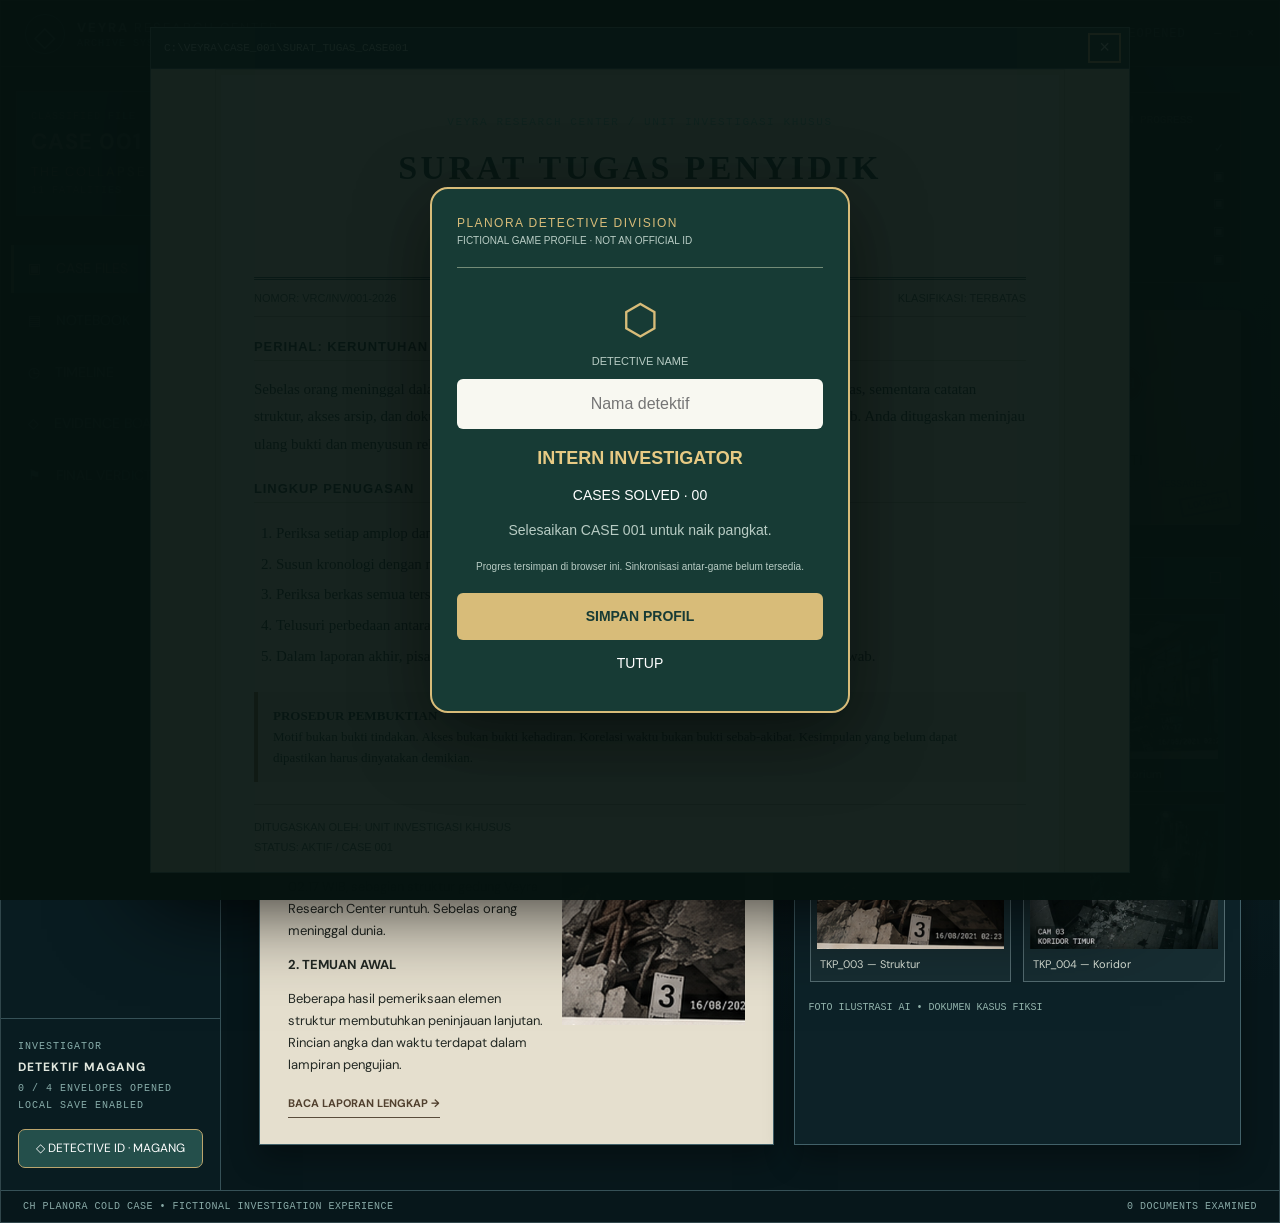
<file: index.html>
<!doctype html>
<html lang="id">
<head>
  <meta charset="utf-8">
  <meta name="viewport" content="width=device-width,initial-scale=1">
  <meta name="theme-color" content="#08191d">
  <title>Planora Cold Case — The Collapse</title>
  <link rel="stylesheet" href="style.css?v=158">
<style>
.forensic-reveal176{margin:18px 0 24px;padding:22px 18px;text-align:center;background:#09282a;border:1px solid #277c72;border-radius:7px;color:#e3fffa;font:14px/1.5 Arial,Helvetica,sans-serif;animation:forensicReveal176 .5s ease-out}
.forensic-reveal176 .forensic-scan176{font-size:28px;color:#9be9d5;margin-bottom:7px}
.forensic-reveal176 h3{color:#9bf2d8;font:700 16px/1.4 Arial,sans-serif;margin:8px 0 12px}
.forensic-reveal176 p{margin:7px 0;color:#f0fffd}
.forensic-reveal176 button{margin:13px 0 0;padding:13px 17px;background:#9ce8d3;color:#07332e;border:0;border-radius:5px;font:700 13px Arial,sans-serif;cursor:pointer}
.forensic-reveal176 button:hover{background:#b5ffe7}
@keyframes forensicReveal176{from{opacity:0;transform:translateY(8px)}to{opacity:1;transform:translateY(0)}}
@media(prefers-reduced-motion:reduce){.forensic-reveal176{animation:none}}
</style>

</head>
<body>
  <div class="app">
    <header class="top">
      <div class="identity">
        <div class="symbol">◇</div>
        <div>
          <b>VEYRA <span>RESEARCH CENTER</span></b>
          <small>ARCHIVE SYSTEM v23.0 • CH PLANORA</small>
        </div>
      </div>
      <div class="topcenter">CASE 001 — THE COLLAPSE</div>
      <div class="topright">
        18 SEP 2018 / REOPENED <span class="dots">─ □ ×</span>
      </div>
    </header>

    <div class="layout">
      <aside class="side">
        <div class="casebadge">
          <small>CLASSIFIED FILE</small>
          <b>CASE 001</b>
          <span>THE COLLAPSE</span>
          <small>11 FATALITIES</small>
        </div>
        <nav>
          <button class="nav active" data-view="desk">▣ <span>CASE FILES</span></button>
          <button class="nav" data-view="notebook">▤ <span>NOTEBOOK</span></button>
          <button class="nav" data-view="timeline">◷ <span>TIMELINE</span></button>
          <button class="nav" data-view="board">◇ <span>EVIDENCE BOARD</span></button>
          <button class="nav" data-view="verdict">⚑ <span>FINAL VERDICT</span></button>
        </nav>
        <div class="sidebottom">
          <small>INVESTIGATOR</small>
          <b>GUEST DETECTIVE</b>
          <small id="openedCount">1 / 4 ENVELOPES OPENED</small>
          <small>LOCAL SAVE ENABLED</small>
          <button type="button" id="pddProfileButton" style="margin-top:12px;padding:9px 11px;background:#244f4b;color:#fff;border:1px solid #bba56d;border-radius:7px;cursor:pointer;width:100%;font-size:12px">◇ DETECTIVE ID · MAGANG</button>
        </div>
      </aside>

      <main class="content">
        <section id="desk" class="view active">
          <div class="intro">
            <div>
              <span class="overline">REOPENED INVESTIGATION · 2026</span>
              <h1>CASE 001 <span>THE COLLAPSE</span></h1>
              <p>11 orang tewas. Laporan resmi menyebut kebocoran gas. Delapan tahun kemudian, arsip yang hilang ditemukan kembali.</p>
            </div>
            <div class="progresscard">
              <small>INVESTIGATION PROGRESS</small>
              <div id="progressRows"></div>
            </div>
          </div>

          <div class="envelopes" id="envelopes"></div>

          <div class="below">
            <div class="paper-preview">
              <div class="windowbar">
                ▣ CASE_001 &gt; LAPORAN_PEMERIKSAAN.pdf
                <button onclick="openDocument('initial')">□</button>
              </div>
              <div class="report-preview">
                <div class="letterhead">
                  <div class="sealmini">◇</div>
                  <div>
                    <b>VEYRA RESEARCH CENTER</b>
                    <small>TECHNICAL INSPECTION DIVISION</small>
                  </div>
                  <span class="redstamp">CONFIDENTIAL</span>
                </div>
                <h2>LAPORAN PEMERIKSAAN AWAL</h2>
                <div class="reportmeta">
                  No. Dokumen: VR-STR-2018-014<br>
                  Tanggal: 19 September 2018<br>
                  Lokasi: Gedung Riset Utama — Blok C
                </div>
                <div class="reportbody">
                  <div>
                    <b>1. RINGKASAN</b>
                    <p>Pada 18 September 2018 sekitar pukul 02.17 WIB, sebagian struktur gedung Veyra Research Center runtuh. Sebelas orang meninggal dunia.</p>
                    <b>2. TEMUAN AWAL</b>
                    <p>Retakan kolom C7 pernah dilaporkan. Sensor getaran aktif empat menit sebelum alarm gas.</p>
                    <button class="paperlink" onclick="openDocument('initial')">BACA LAPORAN LENGKAP →</button>
                  </div>
                  <img src="assets/tkp-struktur.jpg" alt="Ilustrasi AI kerusakan struktur kolom">
                </div>
              </div>
            </div>

            <div class="photos-preview">
              <div class="windowbar">
                ▣ FOTO_TKP &gt; IMAGE ARCHIVE
                <button onclick="openEnvelope(1)">□</button>
              </div>
              <div class="thumbgrid" id="thumbgrid"></div>
              <div class="windowfoot">FOTO ILUSTRASI AI • DOKUMEN KASUS FIKSI</div>
            </div>
          </div>
        </section>

        <section id="notebook" class="view panel">
          <span class="overline">INVESTIGATOR / PERSONAL RECORD</span>
          <h2>Catatan Detektif</h2>
          <p>Catat fakta, dugaan, dan bukti yang belum terjawab. Catatan tersimpan otomatis pada perangkat ini.</p>
          <textarea id="notes" placeholder="FAKTA YANG TERKONFIRMASI:

HIPOTESIS:

PERTANYAAN LANJUTAN:"></textarea>
          <div class="smallnote" id="saveState">Perubahan disimpan otomatis.</div>
        </section>

        <section id="timeline" class="view panel">
          <span class="overline">CHRONOLOGY / VERIFIED RECORDS</span>
          <h2>Timeline Kejadian</h2>
          <div id="timelineItems"></div>
        </section>

        <section id="board" class="view panel">
          <span class="overline">CASE CONNECTIONS</span>
          <h2>Evidence Board</h2>
          <p>Hubungkan temuan untuk membangun hipotesis. Ingat: urutan kejadian tidak otomatis membuktikan penyebabnya.</p>
          <div class="boardcards" id="boardcards"></div>
        </section>

        <section id="verdict" class="view panel">
          <span class="overline">CLASSIFIED / FINAL ACCESS</span>
          <h2>Final Verdict</h2>
          <p>Putusan akhir baru dapat diajukan setelah empat amplop dibuka dan bukti utama ditelaah.</p>
          <div id="verdictArea"></div>
        </section>
      </main>
    </div>

    <footer>
      CH PLANORA COLD CASE • FICTIONAL INVESTIGATION EXPERIENCE
      <span id="status">SYSTEM ONLINE</span>
    </footer>
  </div>

  <div id="modal" class="modal" aria-hidden="true">
    <div class="modalwindow" role="dialog" aria-modal="true" aria-labelledby="modalTitle">
      <div class="windowbar">
        <span id="modalPath">C:\\VEYRA\\CASE_001</span>
        <button class="close" onclick="closeModal()" aria-label="Tutup">×</button>
      </div>
      <div id="modalBody"></div>
    </div>
  </div>

  <script src="app.js?v=81"></script>
  <script src="investigation-flow.js?v=177"></script>
  <script src="case-evidence-v92.js?v=93"></script>
  <script src="planora-amplop04-arsip-v94.js?v=167"></script>
  <script src="case-review.js?v=134"></script>
  <script src="annotations-v92.js?v=158"></script>
  <script src="device-phone-ui.js?v=136"></script>
  <script src="case-assignment-suspect-files-v178.js?v=178"></script>

<script>
/* v141 — match report portraits to the eight existing Veyra personnel */
(function(){
 const ids=['collapse','manipulation','collaboration'];
 const oldOpen=window.openInvestigationPaper140;
 if(typeof oldOpen!=='function')return;
 window.openInvestigationPaper140=function(){
  oldOpen();
  ids.forEach(id=>{
   const box=document.getElementById('photo_'+id);
   const picker=box?.parentElement?.querySelector('input[type=file]');
   if(picker)picker.remove();
   const select=document.getElementById('person_'+id);
   if(!select)return;
   const draw=()=>{
    const person=select.value;
    if(!box)return;
    if(!person){box.textContent='PILIH PERSONEL';return}
    const src='Planora_Cold_Case_Portraits/'+person+'.jpg';
    box.innerHTML='<img alt="Foto personel '+person+'" src="'+src+'">';
   };
   select.addEventListener('change',draw);
   draw();
  });
 };
 const originalSubmit=window.paperSubmitReport;
 window.paperSubmitReport=function(){
  const fields=ids.map(id=>document.getElementById('person_'+id)?.value||'');
  if(fields.every(Boolean)){
   ids.forEach((id,i)=>{
    const photo=document.getElementById('photo_'+id);
    const selected=fields[i];
    const img=photo?.querySelector('img');
    if(img)img.alt='Foto '+selected;
   });
  }
  originalSubmit();
 };
})();
</script>
<style>
/* v159: audit queue register presented as structured forensic log */
.audit-register159{font-family:Arial,sans-serif!important;color:#1b3331!important}
.audit-register159 .letterhead{background:#fffefa;border:1px solid #c6c8bd;border-bottom:0;border-radius:8px 8px 0 0;padding:15px 18px;margin-bottom:0!important}.audit-register159 h2{background:#fffefa;border:1px solid #c6c8bd!important;border-top:0!important;border-radius:0 0 8px 8px;padding:12px 18px 18px!important;margin:0 0 16px!important;box-shadow:0 3px 10px #0000000b}.audit-register159 .letterhead+.audit-register159 h2{margin-top:0!important}
.audit-register159 h2{font-size:clamp(20px,3vw,26px)!important;letter-spacing:.015em!important;border-bottom:2px solid #2e514a;padding-bottom:15px;margin-bottom:14px!important}
.audit-register159 .meta{background:#edf0e9;border:1px solid #cbd3c9;border-left:4px solid #2c6256;padding:13px 16px!important;font:12px/1.8 Arial,sans-serif!important;margin:15px 0 22px!important}
.audit-register159 .audit-source159{background:#f6f4ec;border:1px solid #c6c8bd;padding:14px 17px;margin:12px 0 24px;border-radius:7px}
.audit-register159 .audit-source159 h3{font-size:11px!important;letter-spacing:.13em;color:#48695f;margin:0 0 7px!important}
.audit-register159 .audit-source159 p{font:12px/1.75 ui-monospace,Consolas,monospace!important;margin:0!important;overflow-wrap:anywhere}
.audit-register159 .audit-entry159{display:grid;grid-template-columns:150px minmax(0,1fr);border:1px solid #c9cec4;border-left:4px solid #557e70;background:#fffefa;margin:9px 0;border-radius:6px;overflow:hidden}
.audit-register159 .audit-entry159 h3{background:#e8eee8;margin:0!important;padding:14px 12px;font:700 12px/1.6 ui-monospace,Consolas,monospace!important;color:#204b42;border-right:1px solid #c9cec4}
.audit-register159 .audit-entry159 p{padding:12px 16px;margin:0!important;font:12px/1.8 ui-monospace,Consolas,monospace!important;overflow-wrap:anywhere;white-space:normal}
.audit-register159 .audit-entry159:nth-of-type(even){border-left-color:#b59a5d}
@media(max-width:600px){.audit-register159 .audit-entry159{grid-template-columns:1fr}.audit-register159 .audit-entry159 h3{border-right:0;border-bottom:1px solid #c9cec4;padding:9px 12px}.audit-register159 .audit-entry159 p{padding:11px 12px}}
</style>
<script>
(function(){
 function enhanceAudit(){
   const body=document.getElementById('modalBody');
   const paper=body?.querySelector('.modalcontent');
   if(!paper||paper.classList.contains('audit-register159')||!paper.querySelector('h2')?.textContent?.includes('REGISTER ANTRIAN TUGAS AUDIT'))return;
   paper.classList.add('audit-register159');
   const headings=Array.from(paper.querySelectorAll(':scope > h3'));
   headings.forEach(h=>{
     const next=h.nextElementSibling;
     if(!next||next.tagName!=='P')return;
     const block=document.createElement('section');
     block.className=/SUMBER/i.test(h.textContent)?'audit-source159':'audit-entry159';
     h.before(block);block.append(h,next);
   });
 }
 const obs=new MutationObserver(()=>requestAnimationFrame(enhanceAudit));
 document.addEventListener('DOMContentLoaded',()=>{
   const body=document.getElementById('modalBody');
   if(body)obs.observe(body,{childList:true});
   enhanceAudit();
 });
})();
</script>
</body>
  
<style>
/* THE COLLAPSE — LAPORAN PENYELIDIKAN */
#investigationPaper {
  background: #f8f5eb;
  color: #172826;
  border: 1px solid #bcb7aa;
  padding: clamp(18px, 4vw, 38px);
  font-family: Arial, sans-serif;
  font-size: 13px;
  line-height: 1.65;
  max-width: 900px;
  margin: 0 auto;
  box-sizing: border-box;
}

#investigationPaper * {
  box-sizing: border-box;
}

.paperHeader {
  display: flex;
  justify-content: space-between;
  gap: 15px;
  padding-bottom: 14px;
  border-bottom: 2px solid #28504d;
  font-size: 10px;
  line-height: 1.5;
}

.paperHeaderRight {
  text-align: right;
}

.paperEyebrow {
  color: #68706a;
  font-size: 10px;
  margin-top: 16px;
}

#investigationPaper h2 {
  font-size: 21px;
  color: #142c29;
  margin: 12px 0 5px;
  letter-spacing: 0.2px;
}

#investigationPaper h3 {
  color: #172826;
  font-size: 14px;
  margin: 0 0 14px;
}

.paperRule {
  border: 0;
  border-top: 1px solid #bcb7aa;
  margin: 24px 0;
}

.paperMeta {
  display: grid;
  grid-template-columns: 1fr 1fr;
  gap: 14px;
  margin: 20px 0;
}

#investigationPaper label {
  display: block;
  font-weight: 600;
  font-size: 12px;
  margin: 10px 0 5px;
  color: #263b36;
}

#investigationPaper input,
#investigationPaper select,
#investigationPaper textarea {
  width: 100%;
  border: 1px solid #bcb7aa;
  background: #fffefa;
  color: #172826;
  border-radius: 0;
  padding: 10px;
  font: 13px Arial, sans-serif;
}

#investigationPaper textarea {
  resize: vertical;
  min-height: 78px;
}

.paperSuspect {
  border-top: 1px solid #bcb7aa;
  padding: 23px 0;
}

.paperSuspectGrid {
  display: grid;
  grid-template-columns: 115px minmax(0, 1fr);
  gap: 18px;
  align-items: start;
}

.paperPhoto {
  width: 115px;
  height: 145px;
  border: 1px solid #bcb7aa;
  background: #eae7de;
  display: flex;
  justify-content: center;
  align-items: center;
  overflow: hidden;
  text-align: center;
  color: #69716b;
  font-size: 11px;
}

.paperPhoto img {
  width: 100%;
  height: 100%;
  object-fit: cover;
}

.paperPhotoInput {
  font-size: 10px !important;
  padding: 5px !important;
  margin-top: 8px;
}

.paperSignature {
  display: block;
  width: 100%;
  height: 140px;
  border: 1px solid #bcb7aa;
  background: #fffefa;
  touch-action: none;
  cursor: crosshair;
}

.paperActions {
  display: flex;
  flex-wrap: wrap;
  gap: 10px;
  margin-top: 15px;
}

.paperActions button,
#openInvestigationPaper {
  border: 0;
  padding: 12px 18px;
  cursor: pointer;
  font-size: 12px;
}

.paperSubmit {
  background: #234d49;
  color: white;
}

.paperClear {
  background: #e5e0d5;
  color: #172826;
}

.paperFeedback {
  font-size: 12px;
  margin-top: 14px;
  font-weight: 600;
}

.paperInvitation {
  margin: 24px 0;
  padding: 26px 20px;
  text-align: center;
  border: 1px solid #bcb7aa;
  background: #f8f5eb;
  color: #172826;
}

.paperInvitation h3 {
  font-size: 18px;
  margin: 0 0 12px;
}

.paperInvitation p {
  max-width: 560px;
  margin: 0 auto 18px;
  line-height: 1.7;
}

.paperInvitation button {
  background: #234d49;
  color: white;
  padding: 13px 20px;
  border: 0;
  cursor: pointer;
}

@media (max-width: 550px) {
  .paperMeta {
    grid-template-columns: 1fr;
  }

  .paperSuspectGrid {
    grid-template-columns: 90px minmax(0, 1fr);
    gap: 10px;
  }

  .paperPhoto {
    width: 90px;
    height: 115px;
  }

  #investigationPaper h2 {
    font-size: 18px;
  }
}
</style>

<script>
(function () {
  "use strict";

  const REPORT_KEY = "planora_case001_report_v140";
  const PDD_KEY="planora_detective_profile_v1";
  function pddRead(){try{return JSON.parse(localStorage.getItem(PDD_KEY)||"{}")}catch(e){return {}}}
  function pddWrite(value){localStorage.setItem(PDD_KEY,JSON.stringify(value));pddRefresh()}
  function pddRank(profile){return profile.case001Solved?"JUNIOR DETECTIVE":"INTERN INVESTIGATOR"}
  function pddRefresh(){
    const profile=pddRead(),button=document.getElementById("pddProfileButton");
    if(button)button.textContent="◇ DETECTIVE ID · "+(profile.case001Solved?"JUNIOR":"MAGANG");
    const side=document.querySelector(".sidebottom b");
    if(side)side.textContent=profile.name||"DETEKTIF MAGANG";
  }
  function pddOpen(promoted=false){
    document.getElementById("pddModal")?.remove();
    const profile=pddRead(),overlay=document.createElement("div");
    overlay.id="pddModal";overlay.style.cssText="position:fixed;inset:0;z-index:2147483647;background:#061411ed;display:flex;align-items:center;justify-content:center;padding:16px";
    const card=document.createElement("section");
    card.style.cssText="background:#173b35;color:#fff;border:2px solid #d8bc79;border-radius:18px;padding:25px;width:min(420px,100%);box-shadow:0 20px 70px #0008;font:14px/1.6 Arial,sans-serif";
    card.innerHTML='<div style="color:#d8bc79;font-size:12px;letter-spacing:.12em">PLANORA DETECTIVE DIVISION</div><div style="font-size:10px;color:#b8ccc4">FICTIONAL GAME PROFILE · NOT AN OFFICIAL ID</div><hr style="border:0;border-top:1px solid #738b77;margin:18px 0">'+
      (promoted?'<div style="text-align:center;color:#e7ca84;font-size:19px;font-weight:bold;margin-bottom:12px">✦ PROMOTED! ✦</div>':'')+
      '<div style="text-align:center;font-size:42px;color:#d8bc79">⬡</div><div style="text-align:center;font-size:11px;color:#b8ccc4">DETECTIVE NAME</div>'+
      '<input id="pddName" maxlength="55" placeholder="Nama detektif" style="box-sizing:border-box;width:100%;margin:8px 0 15px;padding:12px;background:#f8f8f1;border:0;border-radius:6px;color:#183c34;font-size:16px;text-align:center">'+
      '<div style="text-align:center;color:#e7ca84;font-weight:bold;font-size:18px">'+pddRank(profile)+'</div>'+
      '<div style="text-align:center;margin:12px 0">CASES SOLVED · '+(profile.case001Solved?'01':'00')+'</div>'+
      (profile.case001Solved?'<div style="text-align:center;color:#d8bc79">🏅 THE COLLAPSE · CASE 001 BADGE</div>':'<div style="text-align:center;color:#b8ccc4">Selesaikan CASE 001 untuk naik pangkat.</div>')+
      '<div style="font-size:10px;color:#b8ccc4;text-align:center;margin:18px 0">Progres tersimpan di browser ini. Sinkronisasi antar-game belum tersedia.</div>'+
      '<button id="pddSave" style="width:100%;background:#d8bc79;color:#173b35;border:0;border-radius:6px;padding:12px;cursor:pointer;font-weight:bold">SIMPAN PROFIL</button>'+
      '<button id="pddClose" style="width:100%;background:transparent;color:#fff;border:0;padding:12px;cursor:pointer">TUTUP</button>';
    overlay.appendChild(card);document.body.appendChild(overlay);
    const input=card.querySelector("#pddName");input.value=profile.name||"";
    card.querySelector("#pddSave").onclick=()=>{const name=input.value.trim();if(!name){input.focus();return}pddWrite({...pddRead(),name});const reportName=document.getElementById("paperInvestigator");if(reportName)reportName.value=name;overlay.remove()};
    card.querySelector("#pddClose").onclick=()=>overlay.remove();
    overlay.addEventListener("click",e=>{if(e.target===overlay)overlay.remove()});
  }
  function pddPromote(name){
    const profile=pddRead(),wasSolved=!!profile.case001Solved;
    pddWrite({...profile,name:profile.name||name||"Detektif",case001Solved:true});
    if(!wasSolved)pddOpen(true);
  }
  document.addEventListener("DOMContentLoaded",()=>{
    pddRefresh();
    document.getElementById("pddProfileButton")?.addEventListener("click",()=>pddOpen());
    const profile=pddRead();
    if(!profile.name)setTimeout(()=>pddOpen(),600);
  });


  const CASE_ROLES = [
    {
      id: "collapse",
      title: "TERSANGKA I — KERUNTUHAN GEDUNG"
    },
    {
      id: "manipulation",
      title: "TERSANGKA II — MANIPULASI DATA VX-17"
    },
    {
      id: "collaboration",
      title: "TERSANGKA III — KERJA SAMA MENUTUPI MANIPULASI"
    }
  ];

  const PEOPLE = [
    ["adrian", "Dr. Adrian Putra"],
    ["nadia", "Nadia Santoso"],
    ["raka", "Raka Wijaya"],
    ["dimas", "Dimas Arga"],
    ["siska", "Siska Arum"],
    ["maya", "Dr. Maya Kirana"],
    ["farhan", "Farhan Mahendra"],
    ["elena", "Elena Prameswari"]
  ];

  let signatureUsed = false;
  let signatureCanvas = null;
  let reportPhotos = {};

  function escapeHTML(value) {
    return String(value || "").replace(
      /[&<>"']/g,
      c => ({
        "&": "&amp;",
        "<": "&lt;",
        ">": "&gt;",
        '"': "&quot;",
        "'": "&#39;"
      })[c]
    );
  }

  function readReport() {
    try {
      return JSON.parse(
        localStorage.getItem(REPORT_KEY) || "{}"
      );
    } catch (error) {
      return {};
    }
  }

  function phoneWasOpened() {
    return localStorage.getItem("cc_phone91") === "open";
  }

  function reportAvailable() {
    return (
      typeof state !== "undefined" &&
      state.unlocked >= 4 &&
      !!state.verdict &&
      phoneWasOpened()
    );
  }

  function personOptions(selected) {
    return (
      '<option value="">— PILIH NAMA PERSONEL —</option>' +
      PEOPLE.map(person => {
        const isSelected =
          person[0] === selected ? " selected" : "";

        return (
          '<option value="' + person[0] + '"' +
          isSelected + ">" +
          escapeHTML(person[1]) +
          "</option>"
        );
      }).join("")
    );
  }

  function suspectSection(role, index, data) {
    const id = role.id;

    return `
      <section class="paperSuspect">
        <h3>${index + 1}. ${role.title}</h3>

        <div class="paperSuspectGrid">
          <div>
            <div class="paperPhoto" id="photo_${id}">
              FOTO PERSONEL
            </div>

          </div>

          <div>
            <label for="person_${id}">
              Nama tersangka
            </label>

            <select
              id="person_${id}"
              onchange="paperPersonChanged('${id}')"
            >
              ${personOptions(data[id + "Person"])}
            </select>

            <label for="evidence_${id}">
              Bukti pendukung
            </label>

            <textarea
              id="evidence_${id}"
              placeholder="Cantumkan nama berkas, nomor dokumen, log, atau rekaman yang mendukung..."
            >${escapeHTML(data[id + "Evidence"])}</textarea>
          </div>
        </div>

        <label for="explanation_${id}">
          Penjelasan singkat keterlibatan
        </label>

        <textarea
          id="explanation_${id}"
          placeholder="Jelaskan alasan tersangka dikaitkan dengan perkara berdasarkan bukti..."
        >${escapeHTML(data[id + "Explanation"])}</textarea>
      </section>
    `;
  }

  window.paperPersonChanged = function (id) {
    const selected = document.getElementById("person_" + id)?.value;
    const box = document.getElementById("photo_" + id);
    if (!box) return;
    if (!selected) { box.textContent = "PILIH PERSONEL"; return; }
    const person = PEOPLE.find(p => p[0] === selected);
    const img = document.createElement("img");
    img.src = "Planora_Cold_Case_Portraits/" + selected + ".jpg";
    img.alt = "Potret " + (person ? person[1] : selected);
    img.onerror = function () { box.textContent = "FOTO TIDAK TERSEDIA"; };
    box.replaceChildren(img);
  };

  window.paperUploadPhoto = function (id, input) {
    const file = input.files && input.files[0];

    if (!file) return;

    if (!file.type.startsWith("image/")) {
      alert("Pilih berkas gambar.");
      return;
    }

    const reader = new FileReader();

    reader.onload = function () {
      const image = new Image();

      image.onload = function () {
        const canvas = document.createElement("canvas");

        canvas.width = 300;
        canvas.height = 375;

        const ctx = canvas.getContext("2d");

        ctx.fillStyle = "#f2efe7";
        ctx.fillRect(0, 0, 300, 375);

        const scale = Math.max(
          300 / image.width,
          375 / image.height
        );

        const width = image.width * scale;
        const height = image.height * scale;

        ctx.drawImage(
          image,
          (300 - width) / 2,
          (375 - height) / 2,
          width,
          height
        );

        reportPhotos[id] =
          canvas.toDataURL("image/jpeg", 0.68);

        window.paperPersonChanged(id);
      };

      image.src = reader.result;
    };

    reader.readAsDataURL(file);
  };

  function setupSignature() {
    signatureCanvas =
      document.getElementById("paperSignature");

    if (!signatureCanvas) return;

    const ctx = signatureCanvas.getContext("2d");

    ctx.strokeStyle = "#203b37";
    ctx.lineWidth = 2.5;
    ctx.lineCap = "round";
    ctx.lineJoin = "round";

    let drawing = false;

    function getPoint(event) {
      const rect = signatureCanvas.getBoundingClientRect();

      return {
        x: (event.clientX - rect.left) *
          signatureCanvas.width / rect.width,
        y: (event.clientY - rect.top) *
          signatureCanvas.height / rect.height
      };
    }

    signatureCanvas.addEventListener(
      "pointerdown",
      event => {
        drawing = true;
        signatureUsed = true;

        signatureCanvas.setPointerCapture(
          event.pointerId
        );

        const p = getPoint(event);

        ctx.beginPath();
        ctx.moveTo(p.x, p.y);
      }
    );

    signatureCanvas.addEventListener(
      "pointermove",
      event => {
        if (!drawing) return;

        const p = getPoint(event);

        ctx.lineTo(p.x, p.y);
        ctx.stroke();
      }
    );

    signatureCanvas.addEventListener(
      "pointerup",
      () => drawing = false
    );

    signatureCanvas.addEventListener(
      "pointercancel",
      () => drawing = false
    );
  }

  window.paperClearSignature = function () {
    if (!signatureCanvas) return;

    const ctx = signatureCanvas.getContext("2d");

    ctx.clearRect(
      0,
      0,
      signatureCanvas.width,
      signatureCanvas.height
    );

    signatureUsed = false;
    const draft=readReport();
    delete draft.signature;
    try{localStorage.setItem(REPORT_KEY,JSON.stringify(draft))}catch(e){}
  };

  window.openInvestigationPaper140 = function () {
    // The report is the next step after opening Final Verdict.
    // Do not silently block its button because an older phone flag is missing.
    if (typeof state !== "undefined" && state.unlocked < 4) {
      alert("Buka keempat amplop terlebih dahulu.");
      return;
    }

    const data = readReport();

    reportPhotos = data.photos || {};
    signatureUsed = false;

    const sections = CASE_ROLES.map(
      (role, index) => suspectSection(role, index, data)
    ).join("");

    const content = `
      <div id="investigationPaper">

        <div class="paperHeader">
          <div>
            VEYRA RESEARCH CENTER<br>
            DIVISI INVESTIGASI KHUSUS
          </div>

          <div class="paperHeaderRight">
            VRC/INV/001/2026<br>
            CASE 001 — THE COLLAPSE
          </div>
        </div>

        <p class="paperEyebrow">
          BERKAS PENUTUPAN PERKARA · DOKUMEN RAHASIA
        </p>

        <h2>LAPORAN HASIL PENYELIDIKAN</h2>

        <p>
          Penyusunan kesimpulan atas tiga perkara
          berdasarkan pemeriksaan dokumen,
          keterangan saksi, dan barang bukti digital.
        </p>

        <div class="paperMeta">
          <div>
            <label for="paperInvestigator">
              Nama penyidik
            </label>

            <input
              id="paperInvestigator"
              placeholder="Masukkan nama detektif"
              value="${escapeHTML(data.investigator)}"
            >
          </div>

          <div>
            <label>Nomor dokumen</label>

            <input
              value="VRC/INV/001/2026"
              readonly
            >
          </div>
        </div>

        ${sections}

        <section class="paperSuspect">
          <h3>4. PENGESAHAN PENYIDIK</h3>

          <p>
            Dengan ini saya menyatakan bahwa laporan
            disusun berdasarkan barang bukti yang
            tersedia dan hasil analisis penyelidikan.
          </p>

          <label>Tanda tangan penyidik</label>

          <canvas
            id="paperSignature"
            class="paperSignature"
            width="700"
            height="140"
          ></canvas>

          <div class="paperActions">
            <button
              class="paperClear"
              type="button"
              onclick="paperClearSignature()"
            >
              HAPUS TANDA TANGAN
            </button>

            <button
              class="paperSubmit"
              type="button"
              onclick="paperSubmitReport()"
            >
              SERAHKAN LAPORAN PENYELIDIKAN
            </button>
          </div>

          <p
            class="paperFeedback"
            id="paperFeedback"
            role="status"
          ></p>
        </section>
      </div>
    `;

    show("LAPORAN_PENYELIDIKAN", content);

    CASE_ROLES.forEach(role => {
      window.paperPersonChanged(role.id);
    });

    setupSignature();
    /* v150: autosave draft on every input and preserve signature */
    const paper=document.getElementById("investigationPaper");
    const status=document.createElement("p");
    status.id="paperAutoSave150";
    status.style.cssText="font-size:11px;color:#49665c;margin:10px 0";
    status.textContent="Draf tersimpan otomatis di perangkat ini.";
    paper.querySelector(".paperMeta")?.before(status);
    const saveDraft=()=>{
      const existing=readReport();
      const draft={...existing,investigator:document.getElementById("paperInvestigator")?.value||""};
      CASE_ROLES.forEach(role=>{
        const id=role.id;
        draft[id+"Person"]=document.getElementById("person_"+id)?.value||"";
        draft[id+"Evidence"]=document.getElementById("evidence_"+id)?.value||"";
        draft[id+"Explanation"]=document.getElementById("explanation_"+id)?.value||"";
      });
      if(signatureCanvas&&signatureUsed)draft.signature=signatureCanvas.toDataURL("image/png");
      try{
        localStorage.setItem(REPORT_KEY,JSON.stringify(draft));
        status.textContent="Draf tersimpan otomatis · "+new Date().toLocaleTimeString("id-ID",{hour:"2-digit",minute:"2-digit"});
      }catch(e){status.textContent="Penyimpanan penuh. Salin jawaban sebelum menutup halaman.";}
    };
    paper.addEventListener("input",saveDraft);
    paper.addEventListener("change",saveDraft);
    signatureCanvas?.addEventListener("pointerup",saveDraft);
    window.paperSaveDraft150=saveDraft;
    if(data.signature){
      const img=new Image();
      img.onload=()=>{if(!document.getElementById("paperSignature"))return;signatureCanvas.getContext("2d").drawImage(img,0,0,signatureCanvas.width,signatureCanvas.height);signatureUsed=true};
      img.src=data.signature;
    }
  };

  window.paperSubmitReport = function () {
    const feedback =
      document.getElementById("paperFeedback");

    const data = {
      investigator:
        document.getElementById("paperInvestigator")
          .value.trim()
    };

    for (const role of CASE_ROLES) {
      const id = role.id;

      data[id + "Person"] =
        document.getElementById("person_" + id).value;

      data[id + "Evidence"] =
        document.getElementById("evidence_" + id)
          .value.trim();

      data[id + "Explanation"] =
        document.getElementById("explanation_" + id)
          .value.trim();
    }

    if (!data.investigator) {
      feedback.textContent =
        "Masukkan nama penyidik terlebih dahulu.";
      return;
    }

    for (let i = 0; i < CASE_ROLES.length; i++) {
      const role = CASE_ROLES[i];
      const id = role.id;
      const number = ["I", "II", "III"][i];
      const missing = !data[id + "Person"] ? "nama tersangka" :
        !data[id + "Evidence"] ? "bukti pendukung" :
        !data[id + "Explanation"] ? "penjelasan singkat" : "";
      if (missing) {
        feedback.textContent = "Tersangka " + number + ": lengkapi " + missing + ".";
        const target = document.getElementById(
          (!data[id + "Person"] ? "person_" : !data[id + "Evidence"] ? "evidence_" : "explanation_") + id
        );
        if (target) { target.focus(); target.scrollIntoView({behavior:"smooth",block:"center"}); }
        return;
      }
    }

    if (!signatureUsed) {
      feedback.textContent =
        "Bubuhkan tanda tangan penyidik dahulu.";
      return;
    }

    data.photos = Object.fromEntries(CASE_ROLES.map(role => [role.id, "Planora_Cold_Case_Portraits/" + data[role.id + "Person"] + ".jpg"]));
    data.signature =
      signatureCanvas.toDataURL("image/png");
    data.submittedAt = new Date().toISOString();

    try {
      localStorage.setItem(
        REPORT_KEY,
        JSON.stringify(data)
      );
    } catch (error) {
      feedback.textContent =
        "Penyimpanan penuh. Gunakan foto berukuran " +
        "lebih kecil, lalu coba lagi.";
      return;
    }

    feedback.textContent = "LAPORAN DITERIMA · HASIL VERIFIKASI TERSEDIA DI BAWAH.";
    renderCaseEvaluation147(data);
  };

  /* v147: evidence-based case evaluation, with explicit limits of automated text review */
  function renderCaseEvaluation147(data) {
    const previous=document.getElementById("caseEvaluation147");
    if(previous)previous.remove();
    const correct={collapse:"adrian",manipulation:"maya",collaboration:"farhan"};
    const clues={
      collapse:"Tinjau peringatan kolom C7, disposisi teknik, dan kewenangan pengambilan keputusan.",
      manipulation:"Bandingkan register mentah VX-17, versi publik, dan jejak pengelolaan arsip.",
      collaboration:"Tinjau komunikasi DEVICE-01, perpindahan berkas, dan perbedaan pemegang kartu dengan pengguna fisik."
    };
    const markers={
      collapse:/c7|kolom|struktur|retak|sensor|teknik|disposisi|peringatan|pemeliharaan|maintenance/i,
      manipulation:/vx.?17|data|mentah|raw|register|audit|revisi|publik|lampiran|klinis/i,
      collaboration:/device|chat|pesan|arsip|akses|kartu|cctv|farhan|maya|audit|komunikasi/i
    };
    const statuses=[];
    const rows=CASE_ROLES.map((role,i)=>{
      const id=role.id, right=data[id+"Person"]===correct[id];
      const evidence=(data[id+"Evidence"]||"")+" "+(data[id+"Explanation"]||"");
      const supported=markers[id].test(evidence);
      const status=!right?"PERLU REVISI":supported?"IDENTITAS SESUAI":"BUKTI PERLU DITINJAU";
      statuses.push({id,right,supported});
      const detail=!right?clues[id] : supported?
        "Identitas sesuai rekonstruksi. Referensi bukti terdeteksi; ketepatan seluruh uraian tetap perlu dinilai penyidik.":
        "Identitas sesuai, tetapi referensi bukti belum cukup spesifik untuk pemeriksaan otomatis. "+clues[id];
      const color=!right?"#9d4335":supported?"#235b4b":"#8a681f";
      return '<section style="border-top:1px solid #bcb7aa;padding:16px 0"><div style="display:flex;gap:12px;justify-content:space-between;align-items:start;flex-wrap:wrap"><strong>'+escapeHTML(role.title)+'</strong><strong style="color:'+color+'">'+status+'</strong></div><p style="margin:8px 0 0">'+escapeHTML(detail)+'</p></section>';
    }).join("");
    const total=statuses.filter(x=>x.right).length;
    const all=total===3;
    const result=document.createElement("section");
    result.id="caseEvaluation147";
    result.style.cssText="margin-top:28px;border-top:2px solid #28504d;padding-top:20px;color:#172826";
    result.innerHTML='<div style="font-size:11px;color:#68706a">VEYRA RESEARCH CENTER · EVALUASI CASE 001</div><h2 style="font-size:19px;margin:8px 0">LEMBAR HASIL VERIFIKASI PENYELIDIKAN</h2><p><strong>Identifikasi sesuai: '+total+' dari 3 perkara.</strong></p>'+rows+'<p style="font-size:12px;color:#59665e">Catatan: sistem mencocokkan identitas dengan kunci cerita dan memeriksa kata kunci relevansi bukti. Sistem tidak dapat membuktikan kebenaran seluruh argumentasi tertulis secara otomatis.</p><p><strong>'+(all?'IDENTIFIKASI KETIGA PERKARA SESUAI.':'BERKAS MEMERLUKAN PENINJAUAN ULANG.')+'</strong></p><button type="button" class="paperClear" id="caseRevise147" style="padding:12px 18px;cursor:pointer">REVISI LAPORAN</button>';
    const oldOverlay=document.getElementById("icrbReviewOverlay148");
    if(oldOverlay)oldOverlay.remove();
    const overlay=document.createElement("div");
    overlay.id="icrbReviewOverlay148";
    overlay.setAttribute("role","dialog");
    overlay.setAttribute("aria-modal","true");
    overlay.setAttribute("aria-label","Hasil peninjauan ICRB");
    overlay.style.cssText="position:fixed;inset:0;z-index:2147483646;background:rgba(5,17,20,.83);display:flex;align-items:center;justify-content:center;padding:16px";
    const paper=document.createElement("div");
    paper.style.cssText="background:#fffdf8;color:#182d2a;width:min(760px,100%);max-height:92vh;overflow:auto;padding:clamp(20px,4vw,40px);box-shadow:0 18px 70px #0008;font:13px/1.65 Arial,sans-serif;border:1px solid #bcb7aa";
    const header=document.createElement("div");
    header.style.cssText="display:flex;justify-content:space-between;align-items:start;gap:12px;border-bottom:2px solid #244f4b;padding-bottom:15px;margin-bottom:18px";
    header.innerHTML='<div><strong style="font-size:12px;letter-spacing:.05em">INDEPENDENT CASE REVIEW BOARD</strong><div style="font-size:10px;color:#62716a">DIVISI VERIFIKASI & PENINJAUAN BUKTI</div></div><div style="font-size:10px;text-align:right">ICRB/CASE-001/REV-01<br>RESTRICTED REVIEW</div>';
    const close=document.createElement("button");
    close.type="button";close.textContent="×";close.setAttribute("aria-label","Tutup hasil peninjauan");
    close.style.cssText="border:1px solid #bcb7aa;background:#fff;padding:3px 10px;font-size:24px;cursor:pointer;color:#203b36";
    close.onclick=()=>overlay.remove();
    header.appendChild(close);
    paper.appendChild(header);
    result.style.cssText="margin:0;color:#172826";
    const oldTitle=result.querySelector("h2");
    if(oldTitle)oldTitle.textContent="LEMBAR HASIL PENINJAUAN PENYELIDIKAN";
    const oldEyebrow=result.firstElementChild;
    if(oldEyebrow)oldEyebrow.textContent="HASIL PEMERIKSAAN BERKAS · CASE 001";
    paper.appendChild(result);
    const footer=document.createElement("div");
    footer.style.cssText="border-top:1px solid #bcb7aa;padding-top:15px;margin-top:20px;display:flex;justify-content:space-between;align-items:center;gap:12px;flex-wrap:wrap";
    footer.innerHTML='<div style="font-size:11px;color:#62716a">DITERBITKAN SECARA DIGITAL OLEH ICRB · DOKUMEN FIKSI</div>';
    const done=document.createElement("button");done.type="button";done.textContent="TUTUP HASIL PENINJAUAN";
    done.style.cssText="background:#244f4b;color:white;border:0;padding:12px 16px;cursor:pointer";
    done.onclick=()=>overlay.remove();footer.appendChild(done);paper.appendChild(footer);
    /* v149: calmer editorial layout with readable case-by-case review */
    overlay.classList.add("icrb-review-overlay");
    paper.classList.add("icrb-review-paper");
    header.classList.add("icrb-review-header");
    result.classList.add("icrb-review-result");
    footer.classList.add("icrb-review-footer");
    const summary=result.querySelector("p");
    if(summary)summary.classList.add("icrb-review-summary");
    const caseRows=Array.from(result.querySelectorAll("section"));
    caseRows.forEach((section,i)=>{
      section.classList.add("icrb-review-case");
      const heading=section.querySelector("div");
      if(heading)heading.classList.add("icrb-review-case-heading");
      const status=heading?.querySelector("strong:last-child");
      if(status)status.classList.add("icrb-review-status");
    });
    const redesign=document.createElement("style");
    redesign.textContent=`
      .icrb-review-overlay{backdrop-filter:blur(5px);animation:icrbFade .25s ease}
      .icrb-review-paper{border-radius:9px!important;width:min(790px,100%)!important;max-height:min(90vh,850px)!important;padding:clamp(22px,4vw,42px)!important;box-shadow:0 24px 90px #0007!important}
      .icrb-review-header{position:relative;align-items:center!important;padding-right:55px!important}
      .icrb-review-header>button{position:absolute;right:0;top:0;border-radius:7px!important;width:38px;height:38px;display:grid;place-items:center;font-size:22px!important}
      .icrb-review-result>h2{font-size:clamp(19px,2.5vw,24px)!important;letter-spacing:-.025em;line-height:1.3;margin:12px 0 19px!important}
      .icrb-review-summary{background:#edf3ef;border-left:4px solid #2e6657;padding:14px 17px;margin:18px 0 22px!important;border-radius:0 7px 7px 0;font-size:14px}
      .icrb-review-case{border:1px solid #dedfd7!important;background:#fff;border-radius:8px;padding:18px 20px!important;margin:11px 0!important}
      .icrb-review-case-heading{align-items:center!important;gap:12px!important}
      .icrb-review-case-heading>strong:first-child{font-size:13px;line-height:1.5;flex:1}
      .icrb-review-status{border-radius:5px;padding:5px 9px;background:#f4f2e9;font-size:10px;letter-spacing:.03em;white-space:nowrap}
      .icrb-review-case>p{font-size:12.5px;line-height:1.7;color:#4b5b55;margin-top:10px!important}
      .icrb-review-result>p:not(.icrb-review-summary){line-height:1.7}
      .icrb-review-result #caseRevise147{border:1px solid #28514b!important;border-radius:5px;background:white!important;color:#244c46!important;font-weight:600}
      .icrb-review-footer{margin-top:24px!important}
      .icrb-review-footer button{border-radius:5px;font-weight:600}
      @keyframes icrbFade{from{opacity:0}to{opacity:1}}
      @media(max-width:600px){.icrb-review-overlay{padding:8px!important;align-items:flex-end!important}.icrb-review-paper{max-height:95dvh!important;border-radius:12px 12px 0 0!important;padding:22px 18px!important}.icrb-review-header{flex-direction:column;align-items:flex-start!important;gap:7px!important}.icrb-review-header>div:nth-child(2){text-align:left!important}.icrb-review-case{padding:15px!important}.icrb-review-case-heading{align-items:flex-start!important;flex-direction:column}.icrb-review-status{white-space:normal}.icrb-review-footer button{width:100%}}
    `;
    paper.appendChild(redesign);
    if(all){
      const resolveButton=document.createElement("button");
      resolveButton.type="button";
      resolveButton.textContent="BUKA BERKAS PENYELESAIAN →";
      resolveButton.style.cssText="background:#244f4b;color:#fff;border:0;border-radius:5px;padding:13px 18px;font-weight:700;cursor:pointer;margin:15px 0 6px;width:100%;letter-spacing:.03em";
      result.querySelector("#caseRevise147")?.before(resolveButton);
      pddPromote(data.investigator);
      resolveButton.addEventListener("click",()=>{
        overlay.remove();
        const old=document.getElementById("caseResolution151");if(old)old.remove();
        const end=document.createElement("div");end.id="caseResolution151";
        end.setAttribute("role","dialog");end.setAttribute("aria-modal","true");
        end.style.cssText="position:fixed;inset:0;z-index:2147483646;background:rgba(4,15,17,.94);display:flex;align-items:center;justify-content:center;padding:15px;animation:icrbFade .5s ease";
        const sheet=document.createElement("article");
        sheet.style.cssText="background:#fbf9f2;color:#1a312c;width:min(750px,100%);max-height:94vh;overflow:auto;padding:clamp(22px,5vw,45px);font:14px/1.75 Arial,sans-serif;border:1px solid #bcb7aa;box-shadow:0 22px 80px #0008";
        const investigator=escapeHTML(data.investigator||"Penyidik");
        const date=new Date(data.submittedAt||Date.now()).toLocaleDateString("id-ID",{day:"numeric",month:"long",year:"numeric"});
        sheet.innerHTML='<div style="display:flex;justify-content:space-between;gap:12px;border-bottom:2px solid #244f4b;padding-bottom:14px;font-size:10px"><div>INDEPENDENT CASE REVIEW BOARD<br>ARSIP PENYELESAIAN PERKARA</div><div style="text-align:right">ICRB/CASE-001/CLOSE<br>CLASSIFIED · FINAL</div></div>'+
        '<div style="text-align:center;padding:34px 0 25px"><div style="font-size:11px;letter-spacing:.25em;color:#50675e">CASE 001 — THE COLLAPSE</div><h1 style="font-size:clamp(28px,6vw,44px);letter-spacing:.06em;margin:12px 0;color:#1e473d">CASE RESOLVED</h1><p style="margin:0;color:#566a61">Ketiga identifikasi sesuai dengan rekonstruksi perkara.</p></div>'+
        '<div style="border-top:1px solid #bcb7aa;padding-top:20px"><h2 style="font-size:18px">BERKAS REKONSTRUKSI AKHIR</h2>'+
        '<p><strong>01 · Keruntuhan Gedung — Adrian.</strong> Peringatan kondisi kolom C7 dan catatan teknik menunjukkan risiko struktur yang tidak ditangani secara memadai. Rekonstruksi mengaitkan tanggung jawab keputusan pada Adrian; penyebab keruntuhan harus dibedakan dari dugaan kebocoran gas dalam laporan awal.</p>'+
        '<p><strong>02 · Manipulasi Data VX-17 — Maya.</strong> Perbedaan antara register mentah dan versi yang dipublikasikan, serta hilangnya lampiran sumber, mengarah pada peran Maya dalam penyembunyian data klinis.</p>'+
        '<p><strong>03 · Upaya Menutupi Manipulasi — Farhan.</strong> Percakapan DEVICE-01 dan jejak akses arsip mengaitkan Farhan dengan upaya menghalangi penelusuran berkas. Identitas pengguna kartu akses tetap harus dibedakan dari pemegang kartunya.</p>'+
        '<p style="font-size:12px;color:#5b6a61;border-top:1px solid #d5d0c3;padding-top:15px">Kesimpulan ini adalah rekonstruksi kasus fiksi, bukan putusan pengadilan. Verifikasi otomatis memastikan identitas, bukan seluruh ketepatan uraian bukti.</p></div>'+
        '<section id="caseCertificate152" style="margin-top:28px;background:#f5f8f4;border:2px solid #28544a;border-radius:18px;padding:clamp(20px,4vw,34px);color:#20473e"><div style="display:flex;justify-content:space-between;gap:10px;align-items:center;border-bottom:1px solid #b5c7bb;padding-bottom:16px"><strong style="font-size:12px;letter-spacing:.12em">PLANORA COLD CASE</strong><span style="font-size:11px">COLLECTOR CARD · 001</span></div><div style="padding:36px 0 24px;text-align:center"><div style="font-size:11px;letter-spacing:.19em;color:#60796c">GAME COMPLETION AWARD</div><h2 style="font:700 clamp(29px,6vw,45px) Georgia,serif;margin:14px 0;color:#20473e">CASE RESOLVED</h2><div style="font-size:22px;font-weight:700;margin:16px 0">'+investigator+'</div><div style="font-size:13px">CASE 001 — THE COLLAPSE</div><div style="margin-top:14px;font-size:13px;font-weight:bold;color:#2d765c">3 / 3 CASES IDENTIFIED</div></div><div style="display:flex;justify-content:space-between;align-items:center;gap:12px;border-top:1px solid #b5c7bb;padding-top:16px"><div style="font:italic 21px Georgia,serif">Nora <span style="font:11px Arial,sans-serif">· Planora</span></div><span style="font-size:10px;text-align:right">'+escapeHTML(date)+'</span></div><p style="font-size:10px;line-height:1.6;color:#587165;margin:18px 0 0;text-align:center">FICTIONAL GAME ACHIEVEMENT · Bukan sertifikat profesi, pendidikan, atau kompetensi.</p></section>'+
        '<p style="text-align:center;font-size:14px;margin:26px 0 18px">Sebelas nyawa hilang. Kebenaran akhirnya mendapat tempat dalam arsip.</p>'+
        '<div style="display:flex;gap:10px;justify-content:center;flex-wrap:wrap"><button type="button" id="casePrint151" style="background:#244f4b;color:white;border:0;padding:12px 20px;cursor:pointer">CETAK / SIMPAN PDF</button><button type="button" id="caseClose151" style="background:#e7e4da;color:#1a312c;border:0;padding:12px 20px;cursor:pointer">KEMBALI KE ARSIP</button></div>';
        end.appendChild(sheet);document.body.appendChild(end);
        const savePng=document.createElement("button");
        savePng.type="button";savePng.textContent="SIMPAN COLLECTOR CARD PNG";
        savePng.style.cssText="background:#a78345;color:white;border:0;padding:12px 20px;cursor:pointer";
        sheet.querySelector("#casePrint151")?.before(savePng);
        savePng.onclick=()=>{
          const canvas=document.createElement("canvas");canvas.width=1080;canvas.height=1350;
          const ctx=canvas.getContext("2d");
          ctx.fillStyle="#f5f8f4";ctx.fillRect(0,0,1080,1350);
          ctx.strokeStyle="#28544a";ctx.lineWidth=12;ctx.strokeRect(35,35,1010,1280);
          ctx.strokeStyle="#b5c7bb";ctx.lineWidth=2;ctx.beginPath();ctx.moveTo(105,250);ctx.lineTo(975,250);ctx.moveTo(105,1050);ctx.lineTo(975,1050);ctx.stroke();
          const center=(value,y,font,color)=>{ctx.textAlign="center";ctx.font=font;ctx.fillStyle=color;ctx.fillText(value,540,y)};
          center("PLANORA COLD CASE",155,"bold 34px Arial","#20473e");
          center("COLLECTOR CARD  ·  001",209,"20px Arial","#64786c");
          center("GAME COMPLETION AWARD",395,"24px Arial","#64786c");
          center("CASE RESOLVED",500,"bold 67px Georgia","#20473e");
          const name=data.investigator||"Penyidik";
          let size=57;ctx.font="bold "+size+"px Georgia";while(size>24&&ctx.measureText(name).width>890){size-=2;ctx.font="bold "+size+"px Georgia"}
          center(name,650,"bold "+size+"px Georgia","#1c433b");
          center("CASE 001 — THE COLLAPSE",735,"bold 31px Arial","#20473e");
          center("3 / 3 CASES IDENTIFIED",818,"bold 29px Arial","#2d765c");
          center("Nora  ·  Planora",1120,"italic 35px Georgia","#20473e");
          center(date+"  ·  GAME ACHIEVEMENT",1172,"20px Arial","#64786c");
          center("FICTIONAL GAME ACHIEVEMENT",1237,"bold 19px Arial","#20473e");
          center("Not a professional, educational or competency certificate.",1270,"17px Arial","#64786c");
          const link=document.createElement("a");link.download="Planora-Cold-Case-Collector-Card.png";link.href=canvas.toDataURL("image/png");link.click();
        };
        sheet.querySelector("#caseClose151").onclick=()=>end.remove();
        sheet.querySelector("#casePrint151").onclick=()=>{
          const win=window.open("","_blank");
          if(!win){alert("Izinkan pop-up untuk mencetak sertifikat.");return}
          const printable=sheet.cloneNode(true);
          printable.querySelectorAll("button").forEach(b=>b.remove());
          win.document.write('<!doctype html><html lang="id"><head><meta charset="utf-8"><title>CASE 001 — Case Resolved</title><style>body{font:14px/1.7 Arial,sans-serif;color:#19332e;padding:30px;max-width:800px;margin:auto}h1,h2{color:#214a3f}article{box-shadow:none!important;border:0!important;max-height:none!important;overflow:visible!important;width:100%!important;padding:0!important}</style></head><body>'+printable.outerHTML+'</body></html>');
          win.document.close();win.focus();win.print();
        };
        try{localStorage.setItem("cc_case_resolved151","yes")}catch(e){}
      });
    }
    overlay.appendChild(paper);document.body.appendChild(overlay);
    result.querySelector("#caseRevise147").addEventListener("click",()=>{
      overlay.remove();
      document.getElementById("paperFeedback").textContent="Laporan dapat diperbaiki dan diserahkan kembali.";
      document.getElementById("paperInvestigator")?.scrollIntoView({behavior:"smooth",block:"start"});
    });

  }


})();
</script>




<style>
/* PLANORA COLD CASE — MAINTENANCE REPORT */

.maintenance-report {
  color: #243c36;
  font-family: Arial, sans-serif;
}

.maintenance-report .letterhead {
  background: #fffdf7;
  border: 1px solid #c9cabe;
  border-bottom: none;
  border-radius: 9px 9px 0 0;
  padding: 16px 20px;
  margin-bottom: 0 !important;
}

.maintenance-report > h2 {
  background: #fffdf7;
  border: 1px solid #c9cabe;
  border-top: none;
  border-radius: 0 0 9px 9px;
  padding: 12px 20px 20px;
  margin: 0 0 18px !important;
  font-size: clamp(19px, 3vw, 25px) !important;
  line-height: 1.4;
}

.maintenance-report > .meta {
  background: #edf2ec;
  border: 1px solid #cbd5cb;
  border-left: 4px solid #35695b;
  padding: 14px 16px;
  font-size: 12px;
  line-height: 1.8;
}

.maintenance-section {
  margin: 22px 0;
  background: #fffefa;
  border: 1px solid #cbd0c6;
  border-radius: 9px;
  overflow: hidden;
}

.maintenance-section > h3 {
  margin: 0 !important;
  padding: 14px 17px;
  background: #e8eee7;
  border-bottom: 1px solid #cbd0c6;
  color: #28584c;
  font-size: 12px !important;
  letter-spacing: .06em;
}

.maintenance-content {
  padding: 8px 16px;
}

.maintenance-row {
  display: grid;
  grid-template-columns: minmax(130px, 30%) minmax(0, 1fr);
  gap: 14px;
  padding: 11px 4px;
  border-bottom: 1px solid #e1e6df;
  font: 12px/1.7 Consolas, monospace;
}

.maintenance-row:last-child {
  border-bottom: none;
}

.maintenance-label {
  color: #456e61;
  font-weight: bold;
  overflow-wrap: anywhere;
}

.maintenance-value {
  color: #263b34;
  overflow-wrap: anywhere;
}

@media (max-width: 550px) {
  .maintenance-row {
    grid-template-columns: 1fr;
    gap: 4px;
  }

  .maintenance-content {
    padding: 8px 12px;
  }
}
</style>

<script>
(function () {
  function improveMaintenanceReport() {
    const paper = document.querySelector(
      "#modalBody .modalcontent"
    );

    if (!paper) return;

    if (paper.classList.contains("maintenance-report")) {
      return;
    }

    const title = paper.querySelector("h2");

    if (
      !title ||
      !title.textContent.includes(
        "LAPORAN REKONSILIASI PEMELIHARAAN"
      )
    ) {
      return;
    }

    paper.classList.add("maintenance-report");

    const headings = paper.querySelectorAll(":scope > h3");

    headings.forEach(heading => {
      const paragraph = heading.nextElementSibling;
      if (!paragraph || paragraph.tagName !== "P") return;
      const section = document.createElement("section");
      section.className = "maintenance-section";
      const lines = paragraph.textContent.split(/\r?\n/).map(x=>x.trim()).filter(Boolean);
      const rows = lines.map(line=>line.split("|").map(x=>x.trim()));
      // Source documents may be serialized with literal backslash-n separators.
      // Keep every field in its own table cell, especially event log columns.
      const table = document.createElement("table");
      table.className = "maintenance-table163";
      const isEvent = /EKSPOR PERISTIWA/i.test(heading.textContent);
      const isMatrix = /MATRIKS OTORISASI/i.test(heading.textContent);
      if(isEvent || isMatrix){
        rows.forEach((cells,i)=>{
          const tr=document.createElement("tr");
          cells.forEach(value=>{
            const cell=document.createElement(i===0?"th":"td");
            cell.textContent=value;
            tr.appendChild(cell);
          });
          table.appendChild(tr);
        });
      } else {
        rows.forEach(cells=>{
          const tr=document.createElement("tr");
          const label=document.createElement("th");
          label.textContent=cells[0]||"";
          const value=document.createElement("td");
          value.textContent=cells.slice(1).join(" | ");
          tr.append(label,value);table.appendChild(tr);
        });
      }
      heading.before(section);
      section.append(heading,table);
      paragraph.remove();
    });
    // Build a separate sheet of archival paper inside the modal,
    // while keeping the Back button and annotation toolbar outside it.
    const sheet=document.createElement("article");
    sheet.className="maintenance-sheet168";
    const back=paper.querySelector(":scope > .backfile");
    const contents=Array.from(paper.children).filter(el=>el!==back);
    if(contents.length){
      contents[0].before(sheet);
      contents.forEach(el=>sheet.appendChild(el));
      const letterhead=sheet.querySelector(".letterhead");
      if(letterhead){
        const label=letterhead.querySelector("b");
        if(label)label.textContent="VEYRA RESEARCH CENTER / FACILITY OPERATIONS";
        const sub=letterhead.querySelector("small");
        if(sub)sub.textContent="LAPORAN OPERASIONAL · SALINAN ARSIP";
        const stamp=letterhead.querySelector(".redstamp");
        if(stamp){stamp.textContent="INTERNAL";stamp.classList.add("maintenance-internal168")}
        const icon=letterhead.querySelector(".sealmini");
        if(icon)icon.remove();
      }
    }
  }

  document.addEventListener("DOMContentLoaded", () => {
    const modalBody = document.getElementById("modalBody");

    if (!modalBody) return;

    const observer = new MutationObserver(() => {
      requestAnimationFrame(improveMaintenanceReport);
    });

    observer.observe(modalBody, {
      childList: true
    });

    improveMaintenanceReport();
  });
})();
</script>
<style>
/* v166 — maintenance report matches archive access-log document style */
.maintenance-report{
  background:#f3eddf!important;
  border:1px solid #bcb8a9!important;
  border-radius:0!important;
  box-shadow:none!important;
  color:#1e302b!important;
  font-family:Arial,Helvetica,sans-serif!important;
}
.maintenance-report .letterhead{
  background:transparent!important;
  border:0!important;
  border-bottom:2px solid #758078!important;
  border-radius:0!important;
  padding:8px 0 18px!important;
  margin-bottom:0!important;
}
.maintenance-report>h2{
  background:transparent!important;
  border:0!important;
  border-bottom:1px solid #b8b6aa!important;
  border-radius:0!important;
  padding:22px 0 20px!important;
  margin:0!important;
  text-align:center!important;
  font:700 clamp(19px,2.6vw,24px)/1.35 Arial,Helvetica,sans-serif!important;
  color:#192e2b!important;
}
.maintenance-report>.meta{
  background:transparent!important;
  border:0!important;
  border-bottom:1px solid #b8b6aa!important;
  padding:12px 0!important;
  margin:0 0 26px!important;
  font:12px/1.8 Arial,Helvetica,sans-serif!important;
  color:#263b36!important;
}
.maintenance-report .maintenance-section{
  margin:22px 0 26px!important;
  background:transparent!important;
  border:0!important;
  border-radius:0!important;
  overflow:visible!important;
}
.maintenance-report .maintenance-section>h3{
  margin:0 0 10px!important;
  padding:0 0 10px!important;
  border:0!important;
  border-bottom:1px solid #b7b5a9!important;
  background:transparent!important;
  color:#203b33!important;
  font:700 15px/1.45 Arial,Helvetica,sans-serif!important;
  letter-spacing:0!important;
}
.maintenance-report .maintenance-table163{
  width:100%!important;
  min-width:0!important;
  border-collapse:collapse!important;
  table-layout:auto!important;
  font:14px/1.55 Arial,Helvetica,sans-serif!important;
  color:#22332f!important;
}
.maintenance-report .maintenance-table163 th,
.maintenance-report .maintenance-table163 td{
  border:1px solid #bcb7a9!important;
  padding:11px 12px!important;
  text-align:left!important;
  vertical-align:middle!important;
  overflow-wrap:break-word!important;
  white-space:normal!important;
}
.maintenance-report .maintenance-table163 tr:first-child th,
.maintenance-report .maintenance-table163 tr:not(:first-child) th{
  background:#dfd9cb!important;
  color:#20342e!important;
  font:700 13px/1.45 Arial,Helvetica,sans-serif!important;
  letter-spacing:0!important;
}
.maintenance-report .maintenance-table163 tr:nth-child(even) td{background:#f1ede4!important}
.maintenance-report .maintenance-table163 tr:nth-child(odd) td{background:#faf7f0!important}
.maintenance-report .maintenance-table163 tr:hover td{background:#e9ece3!important}
.maintenance-report .maintenance-section:nth-of-type(2) .maintenance-table163 td:first-child,
.maintenance-report .maintenance-section:nth-of-type(2) .maintenance-table163 td:nth-child(2){
  font-family:Consolas,"Courier New",monospace!important;
  font-size:12px!important;
}
@media(max-width:680px){
  .maintenance-report{padding:14px!important}
  .maintenance-report .maintenance-section{overflow-x:auto!important}
  .maintenance-report .maintenance-table163{min-width:540px!important;font-size:12px!important}
  .maintenance-report .maintenance-table163 th,
  .maintenance-report .maintenance-table163 td{padding:9px!important}
  .maintenance-report .maintenance-section:first-of-type .maintenance-table163,
  .maintenance-report .maintenance-section:nth-of-type(3) .maintenance-table163,
  .maintenance-report .maintenance-section:nth-of-type(4) .maintenance-table163{min-width:0!important}
}
</style>
<style>
/* v163: document-style tabular maintenance register */
.maintenance-report{background:#f2ecdf!important;border:1px solid #bcb8a9;padding:clamp(16px,3vw,30px)!important}
.maintenance-report .letterhead{border:0!important;border-bottom:2px solid #677b71!important;border-radius:0!important;background:transparent!important;padding:0 0 14px!important}
.maintenance-report>h2{background:transparent!important;border:0!important;border-bottom:1px solid #aeb4a9!important;border-radius:0!important;padding:16px 0!important;margin:0 0 12px!important;text-align:center;font-size:clamp(19px,3vw,24px)!important}
.maintenance-report>.meta{background:transparent!important;border:0!important;border-bottom:1px solid #aeb4a9!important;padding:8px 0 13px!important;font:11px/1.8 ui-monospace,Consolas,monospace!important}
.maintenance-report .maintenance-section{background:transparent!important;border:0!important;border-radius:0!important;margin:22px 0!important;overflow:visible!important}
.maintenance-report .maintenance-section>h3{background:transparent!important;border:0!important;border-bottom:1px solid #9daea4!important;padding:0 0 9px!important;margin:0 0 12px!important;font-size:13px!important;letter-spacing:.045em}
.maintenance-table163{width:100%;border-collapse:collapse;table-layout:auto;font:11px/1.65 ui-monospace,Consolas,monospace;color:#243a34}
.maintenance-table163 th,.maintenance-table163 td{border:1px solid #b9b7a9;padding:10px 9px;text-align:left;vertical-align:top;overflow-wrap:anywhere}
.maintenance-table163 th{background:#e1dfd5;font-weight:700}
.maintenance-table163 tr:nth-child(even) td{background:#eae7de}
.maintenance-table163 tr:nth-child(odd) td{background:#f7f3e9}
.maintenance-table163 tr:hover td{background:#e4ede5}
@media(max-width:600px){.maintenance-report{padding:12px!important}.maintenance-section{overflow-x:auto!important}.maintenance-table163{font-size:10px;min-width:530px}.maintenance-table163 th,.maintenance-table163 td{padding:8px 7px}.maintenance-report .maintenance-section:not(:has(tr:first-child>th:nth-child(3))) .maintenance-table163{min-width:0}}
</style>
<style>
/* v164: larger legible maintenance reconciliation tables */
.maintenance-report .maintenance-section{background:#f9f7f1!important;border:1px solid #c4c8bf!important;border-radius:8px!important;overflow:hidden!important}
.maintenance-report .maintenance-section>h3{background:#e8eee8!important;padding:13px 16px!important;margin:0!important;border-bottom:1px solid #b4c2b7!important;color:#204a40!important;font-size:14px!important}
.maintenance-report .maintenance-table163{width:100%!important;min-width:0!important;border-collapse:collapse!important;table-layout:auto!important;font:13px/1.7 Arial,sans-serif!important;color:#20352f!important}
.maintenance-report .maintenance-table163 th,.maintenance-report .maintenance-table163 td{border:1px solid #c3c7bf!important;padding:12px 13px!important;text-align:left!important;vertical-align:top!important;overflow-wrap:anywhere!important;white-space:normal!important}
.maintenance-report .maintenance-table163 tr:first-child th{background:#dfe7df!important;font-size:12px!important;text-transform:uppercase!important;letter-spacing:.035em!important}
.maintenance-report .maintenance-table163 tr:nth-child(even) td{background:#fffefa!important}
.maintenance-report .maintenance-table163 tr:nth-child(odd) td{background:#f1f0e9!important}
.maintenance-report .maintenance-table163 tr:not(:first-child) th{background:#e9ede7!important;width:32%!important}
.maintenance-report .maintenance-table163 td{font-weight:400!important}
@media(max-width:680px){.maintenance-report .maintenance-section{overflow-x:auto!important}.maintenance-report .maintenance-table163{min-width:570px!important;font-size:12px!important}.maintenance-report .maintenance-table163 th,.maintenance-report .maintenance-table163 td{padding:10px!important}}
</style>
<style>
/* v168 — distinct archival sheet, like the AR-03 access-log document */
.maintenance-report{background:transparent!important;border:0!important;padding:20px 26px 30px!important;box-shadow:none!important}
.maintenance-report>.backfile{margin:0 0 15px!important}
.maintenance-report .maintenance-sheet168{
  background:#f4efe3!important;
  border:1px solid #b8b3a6!important;
  padding:clamp(19px,3.2vw,34px)!important;
  box-shadow:0 1px 4px #30291a0c!important;
  color:#1c302c!important;
  min-height:700px;
}
.maintenance-report .maintenance-sheet168>.letterhead{
  display:flex!important;
  align-items:center!important;
  border:0!important;
  border-bottom:2px solid #76847b!important;
  padding:0 0 15px!important;
  margin:0!important;
  background:transparent!important;
}
.maintenance-report .maintenance-sheet168>.letterhead b{
  font:700 12px/1.4 Arial,Helvetica,sans-serif!important;
  letter-spacing:.07em!important;
}
.maintenance-report .maintenance-sheet168>.letterhead small{
  margin-top:4px!important;
  font:10px/1.4 Arial,Helvetica,sans-serif!important;
  letter-spacing:.035em!important;
}
.maintenance-report .maintenance-internal168{
  transform:none!important;
  border:0!important;
  color:#263c35!important;
  font:400 13px Arial,Helvetica,sans-serif!important;
  letter-spacing:0!important;
}
.maintenance-report .maintenance-sheet168>h2{
  text-align:center!important;
  border:0!important;
  border-bottom:1px solid #b9b6a9!important;
  background:transparent!important;
  border-radius:0!important;
  padding:20px 0!important;
  margin:0!important;
  font:700 clamp(18px,2.4vw,23px)/1.4 Arial,Helvetica,sans-serif!important;
}
.maintenance-report .maintenance-sheet168>.meta{
  border:0!important;
  border-bottom:1px solid #b9b6a9!important;
  background:transparent!important;
  padding:12px 0!important;
  margin:0 0 24px!important;
  font:12px/1.8 Arial,Helvetica,sans-serif!important;
}
.maintenance-report .maintenance-sheet168 .maintenance-section{
  border:0!important;
  background:transparent!important;
  border-radius:0!important;
  margin:24px 0 26px!important;
  overflow:visible!important;
}
.maintenance-report .maintenance-sheet168 .maintenance-section>h3{
  background:transparent!important;
  border:0!important;
  border-bottom:1px solid #b9b6a9!important;
  color:#233831!important;
  padding:0 0 9px!important;
  margin:0 0 10px!important;
  font:700 15px/1.5 Arial,Helvetica,sans-serif!important;
  letter-spacing:0!important;
}
.maintenance-report .maintenance-sheet168 .maintenance-table163{font:13px/1.55 Arial,Helvetica,sans-serif!important}
.maintenance-report .maintenance-sheet168 .maintenance-table163 th,
.maintenance-report .maintenance-sheet168 .maintenance-table163 td{padding:10px 11px!important}
.maintenance-report .maintenance-sheet168 .maintenance-table163 tr:first-child th,
.maintenance-report .maintenance-sheet168 .maintenance-table163 tr:not(:first-child) th{background:#ded9cb!important}
@media(max-width:650px){
 .maintenance-report{padding:12px!important}
 .maintenance-report .maintenance-sheet168{padding:15px!important}
 .maintenance-report .maintenance-sheet168 .maintenance-section{overflow-x:auto!important}
}
</style>
<style>
/* v169: retire the duplicate legacy final report; keep VX-17 verification separate */
#finalReportForm90{display:none!important}
</style>

</html>
</file>
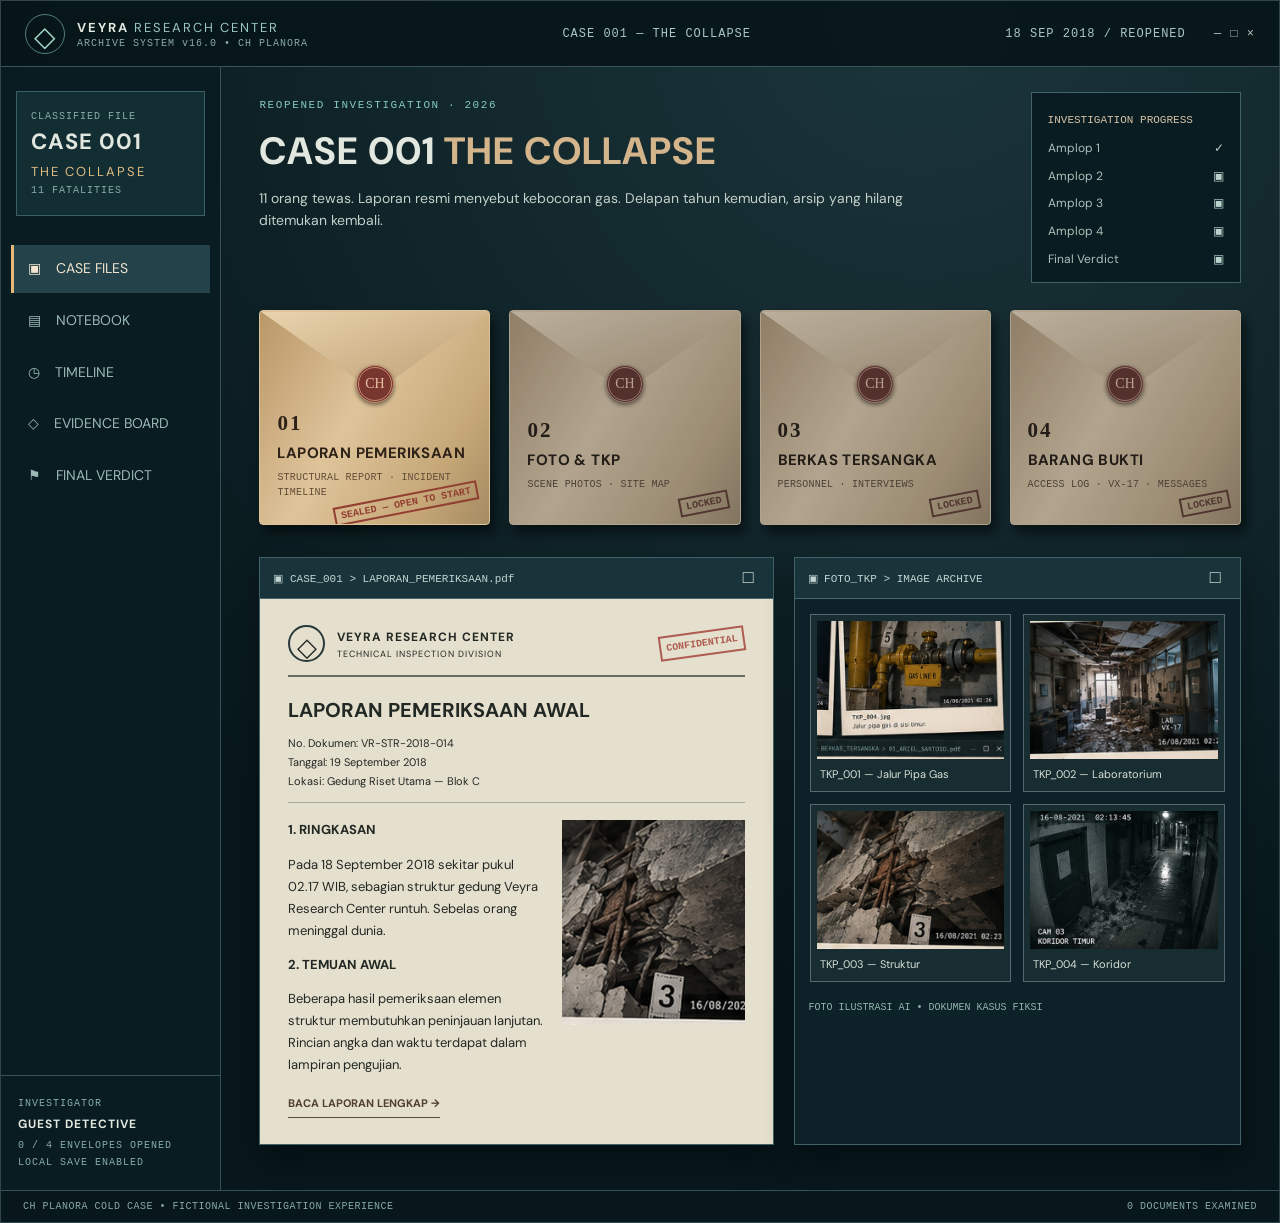
<file: new-game.html>
<!doctype html><html lang="id"><head><meta charset="utf-8"><meta name="viewport" content="width=device-width,initial-scale=1"><meta name="theme-color" content="#08191d"><title>Planora Cold Case — The Collapse</title><link rel="stylesheet" href="style.css?v=16"></head><body><div class="app"><header class="top"><div class="identity"><div class="symbol">◇</div><div><b>VEYRA <span>RESEARCH CENTER</span></b><small>ARCHIVE SYSTEM v16.0 • CH PLANORA</small></div></div><div class="topcenter">CASE 001 — THE COLLAPSE</div><div class="topright">18 SEP 2018 / REOPENED <span class="dots">─ □ ×</span></div></header><div class="layout"><aside class="side"><div class="casebadge"><small>CLASSIFIED FILE</small><b>CASE 001</b><span>THE COLLAPSE</span><small>11 FATALITIES</small></div><nav><button class="nav active" data-view="desk">▣ <span>CASE FILES</span></button><button class="nav" data-view="notebook">▤ <span>NOTEBOOK</span></button><button class="nav" data-view="timeline">◷ <span>TIMELINE</span></button><button class="nav" data-view="board">◇ <span>EVIDENCE BOARD</span></button><button class="nav" data-view="verdict">⚑ <span>FINAL VERDICT</span></button></nav><div class="sidebottom"><small>INVESTIGATOR</small><b>GUEST DETECTIVE</b><small id="openedCount">1 / 4 ENVELOPES OPENED</small><small>LOCAL SAVE ENABLED</small></div></aside><main class="content"><section id="desk" class="view active"><div class="intro"><div><span class="overline">REOPENED INVESTIGATION · 2026</span><h1>CASE 001 <span>THE COLLAPSE</span></h1><p>11 orang tewas. Laporan resmi menyebut kebocoran gas. Delapan tahun kemudian, arsip yang hilang ditemukan kembali.</p></div><div class="progresscard"><small>INVESTIGATION PROGRESS</small><div id="progressRows"></div></div></div><div class="envelopes" id="envelopes"></div><div class="below"><div class="paper-preview"><div class="windowbar">▣ CASE_001 &gt; LAPORAN_PEMERIKSAAN.pdf <button onclick="openDocument('initial')">□</button></div><div class="report-preview"><div class="letterhead"><div class="sealmini">◇</div><div><b>VEYRA RESEARCH CENTER</b><small>TECHNICAL INSPECTION DIVISION</small></div><span class="redstamp">CONFIDENTIAL</span></div><h2>LAPORAN PEMERIKSAAN AWAL</h2><div class="reportmeta">No. Dokumen: VR-STR-2018-014<br>Tanggal: 19 September 2018<br>Lokasi: Gedung Riset Utama — Blok C</div><div class="reportbody"><div><b>1. RINGKASAN</b><p>Pada 18 September 2018 sekitar pukul 02.17 WIB, sebagian struktur gedung Veyra Research Center runtuh. Sebelas orang meninggal dunia.</p><b>2. TEMUAN AWAL</b><p>Retakan kolom C7 pernah dilaporkan. Sensor getaran aktif empat menit sebelum alarm gas.</p><button class="paperlink" onclick="openDocument('initial')">BACA LAPORAN LENGKAP →</button></div><img src="assets/tkp-struktur.jpg" alt="Ilustrasi AI kerusakan struktur kolom"></div></div></div><div class="photos-preview"><div class="windowbar">▣ FOTO_TKP &gt; IMAGE ARCHIVE <button onclick="openEnvelope(1)">□</button></div><div class="thumbgrid" id="thumbgrid"></div><div class="windowfoot">FOTO ILUSTRASI AI • DOKUMEN KASUS FIKSI</div></div></div></section><section id="notebook" class="view panel"><span class="overline">INVESTIGATOR / PERSONAL RECORD</span><h2>Catatan Detektif</h2><p>Catat fakta, dugaan, dan bukti yang belum terjawab. Catatan tersimpan otomatis pada perangkat ini.</p><textarea id="notes" placeholder="FAKTA YANG TERKONFIRMASI:\n\nHIPOTESIS:\n\nPERTANYAAN LANJUTAN:"></textarea><div class="smallnote" id="saveState">Perubahan disimpan otomatis.</div></section><section id="timeline" class="view panel"><span class="overline">CHRONOLOGY / VERIFIED RECORDS</span><h2>Timeline Kejadian</h2><div id="timelineItems"></div></section><section id="board" class="view panel"><span class="overline">CASE CONNECTIONS</span><h2>Evidence Board</h2><p>Hubungkan temuan untuk membangun hipotesis. Ingat: urutan kejadian tidak otomatis membuktikan penyebabnya.</p><div class="boardcards" id="boardcards"></div></section><section id="verdict" class="view panel"><span class="overline">CLASSIFIED / FINAL ACCESS</span><h2>Final Verdict</h2><p>Putusan akhir baru dapat diajukan setelah empat amplop dibuka dan bukti utama ditelaah.</p><div id="verdictArea"></div></section></main></div><footer>CH PLANORA COLD CASE • FICTIONAL INVESTIGATION EXPERIENCE <span id="status">SYSTEM ONLINE</span></footer></div><div id="modal" class="modal" aria-hidden="true"><div class="modalwindow" role="dialog" aria-modal="true" aria-labelledby="modalTitle"><div class="windowbar"><span id="modalPath">C:\\VEYRA\\CASE_001</span><button class="close" onclick="closeModal()" aria-label="Tutup">×</button></div><div id="modalBody"></div></div></div><script src="app.js?v=15"></script><script src="investigation-flow.js?v=16"></script><script src="case-review.js?v=8"></script></body></html>
</file>
<file: style.css>
@import url('https://fonts.googleapis.com/css2?family=DM+Sans:wght@400;500;600;700;800&display=swap');
:root{--bg:#08191d;--panel:#10262b;--panel2:#142f35;--line:#355259;--cream:#e8dcc4;--muted:#a7b8b4;--gold:#d8b179;--red:#a94e43;--green:#83d3b8}*{box-sizing:border-box}body{margin:0;background:#061014;color:#e2e8df;font:15px/1.55 'DM Sans',Arial,sans-serif}button,input,textarea{font:inherit}button{cursor:pointer}button:focus-visible,input:focus-visible,textarea:focus-visible{outline:2px solid #e1bb7c;outline-offset:3px}.app{min-height:100vh;max-width:1700px;margin:auto;background:radial-gradient(circle at 72% 0%,#1b353b,#07171b 68%);border:1px solid #30464b;box-shadow:0 0 60px #0008}.top{height:66px;border-bottom:1px solid #36545a;display:flex;align-items:center;justify-content:space-between;gap:20px;padding:0 24px;background:#071519e8}.identity{display:flex;align-items:center;gap:12px;min-width:240px}.symbol{border:1px solid #537f80;border-radius:50%;font-size:28px;width:40px;height:40px;display:grid;place-items:center;color:#a5d6ca}.identity b{display:block;font-size:13px;letter-spacing:2px}.identity b span{font-weight:400;color:#9ac7c1}.identity small{display:block;color:#8aa9a9;font:10px monospace;letter-spacing:1px}.topcenter,.topright{font:12px monospace;letter-spacing:1px;color:#a9c7c5}.dots{margin-left:20px;color:#b0c5c1}.layout{display:grid;grid-template-columns:220px minmax(0,1fr);min-height:calc(100vh - 106px)}.side{border-right:1px solid #365157;background:#091c21;display:flex;flex-direction:column}.casebadge{margin:24px 15px;padding:19px 14px;border:1px solid #3b6063;background:#122e33;display:flex;flex-direction:column;gap:3px}.casebadge small,.sidebottom small{font:10px monospace;letter-spacing:1px;color:#87aca9}.casebadge b{font-size:22px;letter-spacing:1px}.casebadge span{color:#e0bc83;font-size:13px;letter-spacing:2px}.side nav{padding:5px 10px;display:grid;gap:4px}.nav{background:transparent;border:0;color:#9bb9b5;text-align:left;padding:13px 14px;border-left:3px solid transparent;display:flex;gap:15px;align-items:center;font-size:14px}.nav:hover,.nav.active{color:#f1e5d0;background:#234249;border-left-color:#e4b876}.sidebottom{margin-top:auto;padding:22px 17px;border-top:1px solid #365157;display:flex;flex-direction:column;gap:6px}.sidebottom b{font-size:12px;letter-spacing:1px}.content{padding:25px clamp(16px,3vw,42px) 45px;min-width:0}.view{display:none}.view.active{display:block}.intro{display:flex;justify-content:space-between;gap:22px;align-items:start}.intro>div:first-child{max-width:720px}.overline{font:11px monospace;letter-spacing:1.6px;color:#86c9bd}.intro h1{font-size:clamp(23px,3vw,38px);letter-spacing:1px;margin:7px 0}.intro h1 span{color:#d4b58b}.intro p{margin:0;color:#c2d0c9;font-size:14px;max-width:700px}.progresscard{width:210px;flex-shrink:0;border:1px solid #42626a;padding:14px 16px;background:#091c21}.progresscard>small{font:11px monospace;color:#d4c2a7}.prow{display:flex;justify-content:space-between;margin-top:9px;font-size:12px;color:#aac3bb}.prow em{font-style:normal;color:#b9d2cc}.envelopes{display:grid;grid-template-columns:repeat(4,minmax(0,1fr));gap:19px;margin:27px 0 32px}.envelope{position:relative;min-height:215px;text-align:left;padding:83px 17px 20px;border:1px solid #ddc59a;border-radius:4px;background:linear-gradient(120deg,#b99768,#dfc49a 43%,#c5a777 78%,#a58b62);box-shadow:5px 8px 12px #0008;overflow:hidden;color:#2e2218;transition:transform .2s,filter .2s}.envelope:hover{transform:translateY(-6px);filter:brightness(1.08)}.envelope:before{content:'';position:absolute;inset:0 0 auto;height:90px;background:linear-gradient(160deg,#e9d3ae,#b99a6d);clip-path:polygon(0 0,100% 0,50% 90%);filter:drop-shadow(0 2px 3px #000)}.envelope .wax{position:absolute;top:54px;left:calc(50% - 19px);width:38px;height:38px;border-radius:50%;background:#79362e;color:#e8c1a4;border:3px double #c28e72;display:grid;place-items:center;font:14px Georgia,serif;z-index:2;box-shadow:0 2px 4px #0008}.envelope .num{display:block;font:700 21px Georgia,serif;letter-spacing:2px;margin-top:12px}.envelope strong{display:block;font-size:15px;letter-spacing:.4px;line-height:1.35;margin:7px 0}.envelope .sub{display:block;font:10px/1.5 monospace;color:#624d38;letter-spacing:.2px}.envelope .tag{position:absolute;right:10px;bottom:11px;border:2px solid #923e32;color:#923e32;font:700 10px monospace;padding:2px 5px;transform:rotate(-11deg)}.envelope.locked{filter:saturate(.62) brightness(.83)}.envelope.locked:hover{filter:saturate(.75)}.envelope.locked .tag{color:#713d32;border-color:#713d32}.below{display:grid;grid-template-columns:1.15fr 1fr;gap:20px}.paper-preview,.photos-preview{background:#0d2228;border:1px solid #426169;min-width:0;box-shadow:0 14px 28px #0005}.windowbar{background:#19333a;border-bottom:1px solid #4a6870;color:#c1d4d0;padding:10px 13px;font:11px monospace;display:flex;justify-content:space-between;align-items:center;gap:10px}.windowbar button{background:transparent;color:#d9e6dc;border:0;font-size:18px;line-height:1}.report-preview{background:#e5dfce;color:#222823;padding:26px 28px;min-height:360px}.letterhead{display:flex;align-items:center;gap:12px;border-bottom:2px solid #686b62;padding-bottom:13px}.sealmini{border:2px solid #283a3a;border-radius:50%;height:37px;width:37px;display:grid;place-items:center;font-size:26px}.letterhead b{font-size:12px;letter-spacing:1px}.letterhead small{display:block;font-size:9px;letter-spacing:1px}.redstamp{margin-left:auto;border:2px solid #ae5c50;color:#ae5c50;transform:rotate(-8deg);font:700 10px monospace;padding:5px}.report-preview h2{font-size:20px;margin:18px 0 8px}.reportmeta{font-size:11px;line-height:1.7;border-bottom:1px solid #aaa99d;padding-bottom:12px}.reportbody{display:grid;grid-template-columns:1.4fr 1fr;gap:18px;padding-top:17px;font-size:13px}.reportbody p{line-height:1.7}.reportbody img{width:100%;height:205px;object-fit:cover;filter:saturate(.6)}.paperlink{border:0;border-bottom:1px solid #594c3b;background:transparent;color:#51402e;padding:5px 0;font-size:11px;font-weight:700}.thumbgrid{padding:15px;display:grid;grid-template-columns:repeat(2,minmax(0,1fr));gap:12px}.thumb{border:1px solid #536b70;background:#172d32;padding:6px;color:#d8e0d6;text-align:left}.thumb img{display:block;width:100%;height:138px;object-fit:cover}.thumb span{display:block;font-size:11px;padding:7px 3px 2px}.windowfoot{padding:5px 14px 15px;font:10px monospace;color:#92b3ac}.panel{border:1px solid #395b60;background:#10262b;padding:28px;max-width:1100px}.panel h2{font-size:30px;margin:8px 0}.panel p{color:#c6d3ce;max-width:850px}.panel textarea{display:block;width:100%;min-height:440px;resize:vertical;background:#e9e3d3;color:#222;padding:22px;border:0;font-size:16px;line-height:1.8;margin-top:20px}.smallnote{margin-top:10px;color:#98c3b5;font-size:12px}.tline{border-left:2px solid #b99562;margin-left:9px;padding:0 0 26px 22px;position:relative}.tline:before{content:'';position:absolute;left:-7px;top:0;width:12px;height:12px;border-radius:50%;background:#d9b278}.tline b{color:#e4c48c}.tline p{margin:5px 0}.boardcards{display:grid;grid-template-columns:repeat(3,1fr);gap:15px;margin-top:22px}.boardcard{padding:20px;background:#e3d8bf;color:#2c2b26;transform:rotate(-1deg);box-shadow:3px 7px 12px #0005}.boardcard:nth-child(even){transform:rotate(1.5deg)}.boardcard b{display:block;margin-bottom:8px}.boardcard p{color:#4a473e;font-size:13px}.modal{position:fixed;inset:0;background:#000c;display:none;align-items:center;justify-content:center;padding:18px;z-index:20}.modal.open{display:flex}.modalwindow{width:min(980px,100%);max-height:94vh;overflow:auto;background:#e5dfcc;color:#252a26;border:1px solid #70908b;box-shadow:0 24px 90px #000}.modalwindow>.windowbar{position:sticky;top:0;z-index:2}.modalcontent{padding:25px 32px 34px}.modalcontent h2{font-size:27px;margin:10px 0 16px}.modalcontent p{font-size:15px;line-height:1.85}.modalcontent h3{margin:22px 0 6px;font-size:17px}.modalcontent .meta{border-top:1px solid #aaa796;border-bottom:1px solid #aaa796;padding:12px 0;font-size:13px;line-height:1.7}.modalcontent .callout{background:#d3c7ae;border-left:4px solid #a45e49;padding:14px;margin:18px 0;line-height:1.7}.modalcontent .docimg{max-width:100%;max-height:450px;object-fit:contain;display:block;margin:18px auto;border:8px solid #f4f0e5;box-shadow:0 6px 20px #0003}.modalcontent .photohero{width:100%;max-height:520px;object-fit:contain;background:#13262b}.modalcontent .portrait{float:right;width:170px;height:190px;object-fit:cover;margin:0 0 15px 22px;border:8px solid #f4f0e5}.modalcontent .question{margin-top:20px;background:#d8cdb5;padding:20px;border:1px solid #b5a584}.modalcontent input{padding:12px;border:1px solid #7d7b70;background:#f8f5ea;max-width:100%;width:300px;font-size:17px;letter-spacing:2px;text-transform:uppercase}.primary{background:#244e4d;color:#fff;border:0;padding:12px 18px;margin:10px 0 0}.primary:hover{background:#376967}.secondary{background:transparent;border:1px solid #686d62;color:#303f39;padding:10px 13px;margin:10px 8px 0 0}.feedback{min-height:20px;font-weight:600}.suspectgrid{display:grid;grid-template-columns:repeat(5,minmax(0,1fr));gap:10px;margin-top:15px}.suspectcard{border:1px solid #b8a98b;background:#d9ccb0;text-align:left;padding:8px;color:#2d2b27}.suspectcard img{width:100%;height:155px;object-fit:cover;display:block;filter:saturate(.7)}.suspectcard b{display:block;margin-top:7px;font-size:12px}.suspectcard small{font-size:10px}.gallery{display:grid;grid-template-columns:repeat(2,minmax(0,1fr));gap:12px}.gallery button{border:1px solid #b8ad9a;background:#f0e7d3;padding:8px;text-align:left;color:#2d2d2a}.gallery img{width:100%;height:190px;object-fit:cover}.gallery span{display:block;font-size:12px}.lockednote{color:#9d5948}.doclist{display:grid;grid-template-columns:repeat(2,minmax(0,1fr));gap:12px}.docbutton{padding:17px;text-align:left;border:1px solid #a89b81;background:#d8cbb2;color:#302e29}.docbutton b{display:block}.docbutton small{color:#665947}.mono{font-family:monospace}.answerrow{display:flex;flex-wrap:wrap;gap:10px;align-items:center}.hintbtn{border:0;background:transparent;text-decoration:underline;color:#6d4739;padding:10px 0}.hinttext{font-size:13px;color:#6d4a37}.small{font-size:12px;color:#68645b}footer{padding:10px 22px;border-top:1px solid #365157;font:10px monospace;letter-spacing:.5px;color:#88a9a6;display:flex;justify-content:space-between}@media(max-width:1100px){.envelopes{grid-template-columns:repeat(2,minmax(0,1fr))}.envelope{min-height:200px}.below{grid-template-columns:1fr}.progresscard{width:180px}}@media(max-width:720px){.top{padding:0 12px}.topcenter,.topright{display:none}.layout{grid-template-columns:1fr}.side{border-right:0}.casebadge{margin:12px;padding:10px;display:none}.side nav{display:flex;overflow-x:auto;padding:6px}.nav{flex:0 0 auto;font-size:12px;padding:11px}.sidebottom{display:none}.content{padding:18px 13px}.intro{flex-direction:column}.progresscard{width:100%}.envelopes{gap:12px;margin:18px 0}.envelope{padding:78px 12px 17px;min-height:194px}.envelope strong{font-size:13px}.envelope .tag{font-size:8px}.report-preview{padding:18px}.reportbody{grid-template-columns:1fr}.reportbody img{height:170px}.modalcontent{padding:20px}.suspectgrid{grid-template-columns:repeat(2,minmax(0,1fr))}.gallery{grid-template-columns:1fr}.boardcards{grid-template-columns:1fr}.doclist{grid-template-columns:1fr}footer{font-size:9px}.thumb img{height:105px}}

/* Investigation board v2.1 */
.clearedstrike{display:block;color:#c13e3e;font-weight:800;letter-spacing:.09em;border-top:3px solid #c13e3e;transform:rotate(-5deg);margin:-7px 0 7px;position:relative;z-index:2;text-shadow:0 1px 2px #fff}.suspectcard select{background:#f5f0e5;color:#25363a;border:1px solid #a1a6a2;border-radius:4px;min-height:38px}.suspectcard select:focus{outline:2px solid #bd7b3a}

/* Raw forensic datasets */
.rawtable{border-collapse:collapse;width:100%;min-width:560px;font-size:12px;font-family:ui-monospace,SFMono-Regular,Consolas,monospace;background:#f6f1e8;color:#1d3033}.rawtable th,.rawtable td{border:1px solid #c9c5b9;padding:8px 10px;text-align:left;white-space:nowrap}.rawtable th{background:#dcd7ca;position:sticky;top:0}.rawtable tbody tr:nth-child(even){background:#eee9dd}.rawtable tbody tr:hover{background:#e2ddc5}

.backfile{display:inline-flex;align-items:center;gap:6px;margin:0 0 17px;padding:8px 12px;border:1px solid #b7ae9e;border-radius:5px;background:#eee7d9;color:#283b3b;font-size:12px;font-weight:700;letter-spacing:.03em}.backfile:hover{background:#e1d4bf}

.case-review{margin:24px 0 8px;padding:20px;border:1px solid #b8aa8b;border-radius:8px;background:#eae2d3;color:#233338}.case-review h3{margin:0 0 8px}.case-review label{display:block;font-size:12px;font-weight:800;letter-spacing:.05em;margin:13px 0 5px}.case-review select,.case-review input,.case-review textarea{display:block;width:100%;border:1px solid #a7a093;border-radius:5px;background:#fffdf7;color:#233338;padding:11px;font:inherit}.case-review textarea{min-height:100px;resize:vertical}.case-review button{margin-top:13px}.case-review .feedback{color:#295b48;font-weight:700}

/* Case 001: forensic visual and chapter handoff */
.next-seal-review{padding:20px;margin:24px 0 10px;background:#e9e0d0;color:#283638;border:1px dashed #9a8367;border-radius:6px}.next-seal-review h3{margin-top:0}.clock-comparison{margin:22px 0;padding:15px;border:1px solid #a6a094;background:#e8e2d5;color:#202c2d}.cctv-monitor{background:#0d181a;color:#e7f1ed;border:8px solid #303d3c;box-shadow:0 8px 20px #0003;position:relative;min-height:240px;overflow:hidden;font-family:monospace}.cctv-top{font-size:12px;padding:12px;color:#e9e9e4}.cctv-scene{height:145px;position:relative;background:repeating-linear-gradient(90deg,#344344 0 45px,#293738 45px 48px);filter:grayscale(1)}.cctv-door{position:absolute;left:43%;top:10px;width:110px;height:134px;border:5px solid #89928c;background:#172123;color:#aab7b2;text-align:center;padding-top:30px;font-size:12px;letter-spacing:2px}.cctv-floor{position:absolute;bottom:0;width:100%;height:18px;background:#64716d;opacity:.4}.cctv-stamp{position:absolute;bottom:7px;right:9px;font-size:15px;color:#fff;text-shadow:0 1px 4px #000}.clock-device{margin:14px 0;background:#283535;color:#c9f7d8;border:7px solid #697573;border-radius:8px;text-align:center;padding:16px;font-family:monospace}.clock-label{font-size:12px;color:#d4ded8}.digital-clock{font-size:clamp(28px,6vw,52px);font-weight:700;letter-spacing:4px;text-shadow:0 0 8px #76f8a5}.clock-device small{display:block;color:#c9d4cd}

/* Portrait suspect selection inside Case Review */
.choose-suspect{display:flex;width:100%;justify-content:space-between;align-items:center;background:#fffaf0;color:#273536;border:1px solid #a69a87;border-radius:6px;padding:14px 16px;font-weight:700;text-align:left}.suspect-picker-overlay{position:fixed;z-index:10000;inset:0;background:#061315cc;display:flex;align-items:center;justify-content:center;padding:20px}.suspect-picker-panel{width:min(880px,100%);max-height:88vh;overflow:auto;background:#e9e1d0;color:#243232;border:2px solid #b8a98c;padding:20px;border-radius:8px;box-shadow:0 20px 60px #0009}.picker-head{display:flex;align-items:center;justify-content:space-between;gap:12px}.picker-head h3{margin:0}.picker-head button{background:#263b3d;color:white;border:0;border-radius:5px;padding:9px 13px}.picker-grid{display:grid;grid-template-columns:repeat(4,minmax(0,1fr));gap:12px}.picker-person{background:#f5eedf;color:#263334;border:1px solid #bfb19a;border-radius:5px;padding:8px;text-align:left;min-width:0}.picker-person img{display:block;width:100%;aspect-ratio:3/4;object-fit:cover;object-position:center top;margin-bottom:7px}.picker-person b,.picker-person small{display:block;font-size:12px;line-height:1.3}.picker-person small{font-size:10px;color:#626a66;margin-top:4px}.picker-person:hover,.picker-person:focus-visible{outline:2px solid #a4533c}@media(max-width:600px){.picker-grid{grid-template-columns:repeat(2,minmax(0,1fr))}.suspect-picker-panel{padding:13px}}

.investigation-question{font-size:16px;line-height:1.7;font-weight:600;color:#202e30;padding:12px 0}.next-seal-review label{display:block;font-size:12px;font-weight:800;letter-spacing:.05em;margin:16px 0 8px}.next-seal-review .answerrow{display:flex;gap:10px;flex-wrap:wrap}.next-seal-review .answerrow input{flex:1;min-width:170px;background:#fffdf6;color:#233;border:1px solid #aa9d8b;border-radius:5px;padding:12px}.next-seal-review .feedback{color:#a34336;font-weight:700}

.forensic-plot{background:#f2eddf;border:1px solid #c1b6a3;padding:14px;margin:20px 0;color:#283635}.forensic-plot svg{width:100%;height:auto;background:#fcfaf3}.forensic-plot svg text{fill:#354343}.rawdata-scroll{overflow-x:auto;margin:16px 0}.case-review select[hidden]{display:none!important}

.wo-register{margin-top:22px}.wo-notice{padding:12px;background:#e0d3ba;border-left:4px solid #945d48;color:#26383a;display:flex;flex-wrap:wrap;gap:10px;justify-content:space-between}.wo-table{min-width:920px;font-size:12px}.wo-table td{vertical-align:top}.wo-signature{font-style:italic;white-space:nowrap}.wo-status{font-weight:700;font-size:11px;white-space:nowrap}.wo-reject{color:#a13b33!important}.wo-object{color:#9b6b26!important}.wo-sign-grid{display:grid;grid-template-columns:repeat(2,minmax(0,1fr));gap:14px;margin:20px 0}.wo-sign-grid>div{border:1px solid #b9ae99;background:#f4eddd;padding:16px;min-width:0}.wo-sign-grid small,.wo-sign-grid span,.wo-sign-grid b{display:block;font-size:11px}.wo-ink{display:block;font:italic 23px Georgia,serif;border-bottom:1px solid #948a7a;padding:12px 0;color:#283e5c}.wo-sign-grid b{margin-top:10px}@media(max-width:600px){.wo-sign-grid{grid-template-columns:1fr}}

.wo-scribble{display:block;width:135px;max-width:100%;height:49px;transform:rotate(-4deg);filter:contrast(.9)}.wo-ink .wo-scribble{width:165px;height:63px}.wo-table td:has(.wo-scribble){min-width:135px}

.forensic-table{min-width:640px;font-size:12px}.forensic-table th{white-space:nowrap}.forensic-plot .graph-legend{display:flex;gap:20px;justify-content:center;flex-wrap:wrap;font-weight:700;font-size:13px;padding:10px}.forensic-plot svg{touch-action:pan-y}

/* Newspaper clipping / archival print */
.news-clipping{background:#f0e5ce;color:#2d2922;border:1px solid #c5b89e;padding:clamp(16px,4vw,38px);box-shadow:inset 0 0 65px rgba(106,76,38,.08);font-family:Georgia,'Times New Roman',serif;line-height:1.65}
.news-clipping .news-edition{display:flex;justify-content:space-between;gap:12px;flex-wrap:wrap;font:10px/1.4 monospace;letter-spacing:1px}
.news-clipping .news-rule{border-top:1px solid #524838;margin:10px 0}
.news-clipping .news-rule.heavy{border-top:4px double #524838}
.news-clipping .news-masthead h1{font:bold clamp(25px,5vw,47px)/1.05 Georgia,serif;text-align:center;letter-spacing:-1px;margin:15px 0 5px;color:#2d2922}
.news-clipping .news-masthead p{text-align:center;font:10px monospace;letter-spacing:2px;margin:0 0 12px}
.news-clipping .news-category{font:700 11px monospace;color:#70533b;margin-top:25px}
.news-clipping h2{font:bold clamp(23px,3.5vw,35px)/1.15 Georgia,serif;color:#29241d;margin:12px 0}
.news-clipping .news-deck{font:italic 17px Georgia,serif;color:#684f3b;margin:0 0 14px}
.news-clipping .news-byline{font:11px monospace;border-top:1px solid #b6a88d;border-bottom:1px solid #b6a88d;padding:8px 0;margin-bottom:19px}
.news-clipping .news-columns{columns:2 250px;column-gap:30px;column-rule:1px solid #d2c4aa}
.news-clipping .news-columns p{font:15px/1.7 Georgia,serif;margin:0 0 18px;text-align:justify}
.news-clipping .news-quote{break-inside:avoid;margin:20px 0;padding:13px;border-top:2px solid #6f624d;border-bottom:2px solid #6f624d;font:italic 17px/1.5 Georgia,serif;color:#302820}
.news-clipping .news-quote small{display:block;margin-top:9px;font:11px monospace;color:#685741}
.news-clipping .news-footer{border-top:2px solid #5b5040;display:flex;justify-content:space-between;gap:10px;flex-wrap:wrap;padding-top:9px;margin-top:25px;font:10px monospace;color:#655845}

.clock-service{background:#eee5d2;border:1px solid #c2b49b;padding:clamp(16px,3vw,32px);color:#2e332f}.clock-service-head{display:flex;justify-content:space-between;flex-wrap:wrap;gap:10px;font:11px monospace;letter-spacing:.5px}.clock-service h2{font-size:clamp(20px,3vw,30px);margin:19px 0 7px;color:#283331}.clock-service-sub{font:11px monospace;border-bottom:1px solid #afa38e;padding-bottom:17px}.clock-dual{display:grid;grid-template-columns:repeat(2,minmax(0,1fr));gap:13px;margin:24px 0}.clock-panel{background:#172b2d;color:#d9f2e8;border:3px solid #40595a;border-radius:8px;padding:clamp(12px,2vw,20px);box-shadow:inset 0 0 20px rgba(0,0,0,.3)}.clock-panel-label,.clock-panel-footer{font:10px monospace;letter-spacing:1px;color:#a9c4b8}.clock-digits{font:clamp(20px,4vw,42px)/1.6 monospace;letter-spacing:1px;white-space:nowrap;color:#d9f6e9}.clock-service-note{border-left:3px solid #9a8262;padding:8px 14px;margin-bottom:19px;font-size:13px}.clock-service-note p{margin:5px 0;line-height:1.65}.clock-service-table{min-width:510px;font-size:12px}.clock-signature{display:grid;grid-template-columns:repeat(2,minmax(0,1fr));gap:15px;margin-top:23px}.clock-signature>div{padding:12px;border:1px solid #b7aa94;min-width:0}.clock-signature small,.clock-signature span{display:block;font:10px monospace}.clock-signature strong{display:block;margin:22px 0;font-size:15px}.clock-technician-sign{display:block;width:190px;max-width:100%;height:76px}.clock-archive-note{margin-top:20px;border-top:1px solid #b6aa95;padding-top:10px;font:10px monospace;color:#746853}@media(max-width:540px){.clock-dual,.clock-signature{grid-template-columns:1fr}.clock-digits{font-size:32px}}

/* C7 inspection sheet readability */
.field-inspection{background:#eee6d5;color:#28332f;padding:clamp(18px,3vw,32px);border:1px solid #c5baa5;font-family:Arial,sans-serif}
.field-head{display:flex;align-items:start;justify-content:space-between;flex-wrap:wrap;gap:12px;border-bottom:2px solid #667068;padding-bottom:14px;font:11px/1.6 monospace}
.field-head small{display:block}.field-inspection h2{font-size:26px;line-height:1.2;margin:22px 0 9px}.field-meta{font:12px/1.6 monospace;margin:0 0 24px}
.field-inspection h3{font-size:15px;margin:28px 0 12px;padding-bottom:7px;border-bottom:1px solid #bdb39f}
.field-table{width:100%;border-collapse:collapse;table-layout:auto;font:12px/1.5 monospace;margin:0 0 20px}
.field-table th,.field-table td{border:1px solid #b9ae9b;padding:12px 13px;text-align:left;vertical-align:top;overflow-wrap:anywhere}
.field-table th{background:#ded5c3;font-weight:700}.field-table td{background:#f4eddf}
.field-sketch{background:#e6ddcc;border:1px solid #b9ae9b;padding:20px;display:flex;justify-content:center}.field-sketch svg{width:100%;max-width:390px;height:auto}
.field-sign-row{display:grid;grid-template-columns:repeat(2,minmax(0,1fr));gap:16px;margin-top:28px}
.field-sign-row>div{min-width:0;min-height:125px;border:1px solid #b9ae9b;background:#f4eddf;padding:16px;display:flex;flex-direction:column;align-items:flex-start;gap:8px}
.field-sign-row small,.field-sign-row span{display:block;font:11px/1.5 monospace}.field-sign-row strong{font:700 14px/1.5 monospace;margin:12px 0}
.field-sign-row svg{display:block;width:180px;max-width:100%;height:62px}.field-footer{margin-top:25px;border-top:1px solid #b9ae9b;padding-top:12px;font:10px/1.5 monospace;color:#776b58}
@media(max-width:600px){.field-sign-row{grid-template-columns:1fr}.field-table{font-size:10px}.field-table th,.field-table td{padding:8px}.field-inspection h2{font-size:21px}}

/* Stage 2 deduction workspace */
.contradiction-panel{margin:22px 0;padding:18px;border:1px solid #62736f;background:rgba(17,43,45,.56);border-radius:8px}
.contradiction-panel h3{margin:0 0 10px;font-size:15px;letter-spacing:.05em}
.contradiction-panel p{font-size:13px;line-height:1.6;opacity:.82}
.contradiction-panel label{display:block;margin:14px 0 6px;font-size:11px;letter-spacing:.08em}
.contradiction-panel select,.contradiction-panel textarea{display:block;width:100%;box-sizing:border-box;min-height:42px;padding:10px;border:1px solid #78918a;background:#eae2d2;color:#1c302e;border-radius:4px;font:13px/1.5 inherit}
.contradiction-panel textarea{min-height:110px;resize:vertical}

/* V35 / printed field examination */
.scene-field-report{background:#f3efe5;color:#252b29;padding:clamp(16px,3vw,34px);border:1px solid #bcb6a9;font-family:Arial,sans-serif;font-size:13px;line-height:1.65}
.scene-report-head{display:flex;align-items:center;gap:13px;border-bottom:3px double #626960;padding-bottom:15px}
.scene-report-head strong{display:block;letter-spacing:.1em;font-size:12px}
.scene-report-head small{display:block;font-size:10px;letter-spacing:.06em}
.scene-report-mark{border:2px solid #445951;border-radius:50%;width:38px;height:38px;display:grid;place-items:center;font-size:22px}
.scene-report-copy{margin-left:auto;border:1px solid #9b534c;color:#9b534c;padding:5px 8px;font:10px monospace;transform:rotate(-5deg)}
.scene-field-report h2{text-align:center;font-size:19px;line-height:1.4;margin:24px 0 5px;letter-spacing:.03em}
.scene-report-subtitle{text-align:center;font-size:12px;letter-spacing:.1em;margin-bottom:22px}
.scene-field-report h3{font-size:13px;letter-spacing:.04em;margin:24px 0 8px;border-bottom:1px solid #bcb6a9;padding-bottom:5px}
.scene-field-report p{line-height:1.8}
.scene-report-meta,.scene-report-findings{width:100%;border-collapse:collapse;font-size:12px;margin:12px 0 18px}
.scene-report-meta td,.scene-report-meta th,.scene-report-findings td,.scene-report-findings th{border:1px solid #bcb6a9;padding:9px;text-align:left;vertical-align:top}
.scene-report-meta th,.scene-report-findings th{background:#e1ddcf;font-weight:600}
.scene-report-sign{display:grid;grid-template-columns:1fr 1fr;gap:20px;margin:35px 0 25px;text-align:center;font-size:11px}
.scene-report-sign div{border-top:1px solid #9a978d;padding-top:10px}
.scene-report-sign strong,.scene-report-sign small{display:block;margin-top:12px}
.scene-field-report footer{border-top:2px double #7d8178;padding-top:12px;text-align:center;font-size:10px;color:#696b65}
@media(max-width:600px){.scene-report-meta,.scene-report-findings{font-size:10px}.scene-report-meta td,.scene-report-meta th,.scene-report-findings td,.scene-report-findings th{padding:5px}.scene-report-head{flex-wrap:wrap}.scene-report-copy{margin-left:0}.scene-report-sign{gap:10px}}

.scene-page-content[hidden]{display:none!important}
.scene-page-nav{display:flex;align-items:center;justify-content:space-between;gap:10px;border-top:1px solid #a8a195;margin-top:24px;padding-top:18px;font:11px monospace}
.scene-page-nav button{padding:10px 12px;background:#d9d0bd;color:#263632;border:1px solid #9a9386;cursor:pointer}
.scene-page-nav button:disabled{opacity:.35;cursor:default}
.scene-evidence-plate{background:#d5d1c6;border:1px solid #99978c;padding:14px;margin:12px 0;text-align:center}
.scene-evidence-plate small{display:block;font:10px monospace;margin-top:10px;color:#675f54}
.scene-evidence-door{height:250px;max-width:360px;margin:auto;background:linear-gradient(110deg,#35413e,#1b2929);border:10px solid #6b726c;position:relative;display:flex;align-items:flex-start;justify-content:center;padding-top:40px;box-sizing:border-box;color:#d4d5c9;letter-spacing:4px}
.scene-evidence-door i{position:absolute;right:20px;top:120px;width:56px;height:8px;background:#b5b7ac;border-radius:5px}
.scene-evidence-lock{height:160px;max-width:360px;margin:auto;background:linear-gradient(115deg,#59605b,#252c2a);position:relative;color:#e1e0d3;display:grid;place-items:center;font:11px monospace}
.scene-evidence-lock i{position:absolute;top:45px;left:30%;width:65px;height:75px;border:3px solid #a9aaa0;background:repeating-linear-gradient(160deg,transparent 0 8px,#8b8c82 9px 10px)}
.scene-evidence-shelf{display:grid;grid-template-columns:repeat(2,1fr);gap:8px;max-width:440px;margin:auto;background:#4d5551;padding:12px}
.scene-evidence-shelf span{background:#a38c6d;padding:30px 8px;font:12px monospace;color:#292b28;border:2px solid #665b4c}
.scene-evidence-shelf .empty{background:#343b38;color:#e4ddcd;border:2px dashed #b2a994}

.scene-evidence-photo{display:block;width:100%;max-height:540px;object-fit:contain;background:#222b29;border:1px solid #b3aea3}

.scene-ink-sign{display:block;width:min(175px,100%);height:68px;margin:8px auto 0;filter:drop-shadow(.3px .5px .3px #89949b)}
.scene-report-sign>div{min-width:0}

/* v41 archive ledger print sheet */
.archive-ledger{background:#f2ecdf;color:#29302e;border:1px solid #b9b09d;padding:clamp(12px,3vw,30px);font-family:Arial,sans-serif}
.archive-ledger-head{display:flex;justify-content:space-between;align-items:center;gap:12px;border-bottom:2px double #7d8278;padding-bottom:14px}
.archive-ledger-head b{display:block;font-size:12px;letter-spacing:.08em}
.archive-ledger-head small{display:block;font-size:10px;margin-top:3px}
.archive-ledger-stamp{border:2px solid #a35b51;color:#a35b51;transform:rotate(-6deg);padding:7px 12px;font:11px/1.3 monospace;text-align:center}
.archive-ledger h2{font-size:19px;margin:22px 0;text-align:center}
.archive-ledger-meta{display:flex;justify-content:space-between;gap:12px;flex-wrap:wrap;border-top:1px solid #bbb3a5;border-bottom:1px solid #bbb3a5;padding:10px 0;margin-bottom:18px;font:11px monospace}
.archive-ledger-scroll{overflow-x:auto}
.archive-ledger table{width:100%;min-width:620px;border-collapse:collapse;font:12px/1.6 monospace}
.archive-ledger th,.archive-ledger td{border:1px solid #b4aa99;padding:9px 7px;text-align:left;white-space:nowrap}
.archive-ledger th{background:#dcd6c8;font-weight:bold}
.archive-ledger tbody tr:nth-child(even){background:#eae4d7}
.archive-ledger-foot{display:flex;justify-content:space-between;gap:12px;margin-top:28px;border-top:1px solid #918c7d;padding-top:12px;font:11px monospace}
.archive-ledger-disclaimer{font-size:10px;color:#6e706b;margin-top:25px}

/* v42 CCTV event export */
.camera-export{background:#eee9dc;color:#27322f;border:1px solid #b2aea2;padding:clamp(14px,3vw,30px);font-family:Arial,sans-serif}
.camera-export header{display:flex;align-items:center;justify-content:space-between;gap:12px;border-bottom:2px solid #67726b;padding-bottom:14px;font-size:11px;letter-spacing:.08em}
.camera-export h2{font-size:19px;letter-spacing:.04em;margin:24px 0 14px}
.camera-export-meta,.camera-export-footer{display:flex;gap:12px;justify-content:space-between;flex-wrap:wrap;font:11px monospace;padding:10px 0;border-top:1px solid #b4b4a8;border-bottom:1px solid #b4b4a8}
.camera-export-table{overflow-x:auto;margin:20px 0}
.camera-export table{border-collapse:collapse;width:100%;min-width:610px;font:12px/1.6 monospace}
.camera-export th,.camera-export td{border:1px solid #aaa99d;padding:10px;text-align:left}
.camera-export th{background:#d9d8cd}
.camera-export tbody tr:nth-child(even){background:#e4e2d7}
.camera-frame-link{font:inherit;cursor:pointer;color:#175a63;background:transparent;border:0;text-decoration:underline;padding:0}
.camera-frame-panel{margin-top:22px;border:1px solid #a9aa9f;padding:12px}
.camera-frame-panel[hidden]{display:none!important}
.camera-frame-panel h3{font:13px monospace;margin:0 0 12px}
.camera-frame-panel img{width:100%;max-height:570px;object-fit:contain;background:#101718}
.camera-frame-panel p,.camera-export-note{font:10px monospace;color:#676c65}

/* v43 / AR-03 controller raw event export */
.door-controller-log{background:#eee9dd;color:#26312f;border:1px solid #b5b1a5;padding:clamp(14px,3vw,30px);font-family:Arial,sans-serif}
.door-controller-log header{display:flex;justify-content:space-between;gap:12px;border-bottom:2px solid #64736d;padding-bottom:14px;font-size:11px;letter-spacing:.06em}
.door-controller-log h2{font-size:19px;margin:22px 0 16px}
.door-log-meta,.door-controller-log footer{display:flex;flex-wrap:wrap;justify-content:space-between;gap:12px;padding:10px 0;border-top:1px solid #b2afa2;border-bottom:1px solid #b2afa2;font:11px monospace}
.door-log-scroll{overflow-x:auto;margin:20px 0}
.door-controller-log table{border-collapse:collapse;width:100%;min-width:740px;font:11px/1.6 monospace}
.door-controller-log th,.door-controller-log td{border:1px solid #b4b1a5;padding:8px 9px;text-align:left;white-space:nowrap}
.door-controller-log th{background:#d8d6ca}
.door-controller-log tbody tr:nth-child(even){background:#e5e2d7}
.door-log-note{font:10px monospace;color:#69716c;margin-top:24px}

.bap-sheet{background:#f1ebdf;border:1px solid #b7b0a2;padding:24px;color:#28312e;font:13px/1.65 Arial,sans-serif}.bap-sheet header,.bap-person,.bap-signatures{display:grid;grid-template-columns:1fr 1fr;gap:12px}.bap-sheet h2{text-align:center;font-size:19px}.bap-subtitle{text-align:center;font:11px monospace}.bap-person>div{border:1px solid #b5b1a7;padding:8px;display:grid}.bap-person b,.bap-entry b{font:10px monospace}.bap-sheet h3{border-bottom:1px solid #aaa;padding:10px 0}.bap-entry{border-bottom:1px solid #cbc4b8;padding:10px 0}.bap-answer{margin-left:18px}.bap-signatures{text-align:center;margin:30px 0}.bap-sign-space{height:65px;border-bottom:1px solid #999}.bap-sheet footer{text-align:center;font:10px monospace;border-top:1px solid #aaa;padding-top:15px}

.bap-ink{display:block;width:min(180px,95%);height:62px;margin:0 auto;filter:drop-shadow(.3px .5px .3px #a2a9ad)}.bap-sign-space{display:flex;align-items:end;justify-content:center}

.facility-sheet{background:#f0eadc;color:#263630;padding:clamp(14px,3vw,30px);border:1px solid #b9b2a4;font:13px/1.6 Arial,sans-serif}.facility-sheet header{display:flex;justify-content:space-between;gap:12px;border-bottom:2px solid #66756c;padding-bottom:12px;font:11px monospace}.facility-sheet h2{font-size:20px}.facility-sheet h3{font-size:14px;border-bottom:1px solid #b5b2a7;margin-top:26px}.facility-plan svg{display:block;width:100%;height:auto;border:1px solid #b9b2a4}.facility-table{overflow-x:auto}.facility-table table{border-collapse:collapse;width:100%;min-width:450px;font:12px monospace}.facility-table th,.facility-table td{border:1px solid #b5b2a7;padding:10px;text-align:left}.facility-table th{background:#ded8ca}.facility-note{font-size:12px;color:#5b675f}.facility-sheet footer{border-top:1px solid #aaa;margin-top:30px;padding-top:12px;font:10px monospace}

/* v48 master records register */
.master-register{background:#eee8db;color:#26342e;border:1px solid #b5b0a4;padding:clamp(14px,3vw,30px);font:12px/1.6 Arial,sans-serif}
.master-register header,.master-meta,.master-approval{display:flex;flex-wrap:wrap;justify-content:space-between;gap:12px;border-bottom:1px solid #aaa99d;padding:10px 0;font:11px monospace}
.master-register header{border-bottom:2px solid #5f7069}
.master-register h2{font-size:19px;letter-spacing:.02em;margin:20px 0}
.master-scroll{overflow-x:auto;margin:22px 0}
.master-register table{border-collapse:collapse;width:100%;min-width:830px;font:11px/1.5 monospace}
.master-register th,.master-register td{border:1px solid #aaa99d;padding:9px 8px;text-align:left;white-space:nowrap}
.master-register th{background:#d6d4c8}
.master-register tbody tr:nth-child(even){background:#e5e1d6}
.master-register footer{border-top:2px solid #88928a;text-align:center;padding-top:12px;margin-top:25px;font:10px monospace;color:#657069}

/* v49 time synchronization audit */
.time-compare{background:#eee8dc;color:#283630;border:1px solid #b7b0a4;padding:clamp(14px,3vw,30px);font:12px/1.6 Arial,sans-serif}
.time-compare header,.time-meta,.time-approval{display:flex;justify-content:space-between;flex-wrap:wrap;gap:10px;border-bottom:1px solid #aaa99d;padding:10px 0;font:11px monospace}
.time-compare header{border-bottom:2px solid #586b65}
.time-compare h2{font-size:19px;margin:20px 0}
.time-compare h3{font-size:13px;border-bottom:1px solid #b3afa4;padding-bottom:8px;margin-top:25px}
.time-scroll{overflow-x:auto;margin:12px 0 22px}
.time-compare table{border-collapse:collapse;width:100%;min-width:680px;font:11px/1.5 monospace}
.time-compare th,.time-compare td{border:1px solid #b3b0a4;padding:9px;text-align:left;white-space:nowrap}
.time-compare th{background:#d9d6cb}
.time-compare tbody tr:nth-child(even){background:#e4e0d5}
.time-compare footer{text-align:center;font:10px monospace;color:#6b716a;margin-top:24px}

/* v62: consistent suspect dossier grid */
.suspectgrid{grid-template-columns:repeat(4,minmax(0,1fr));gap:12px}
.suspectcard{min-width:0;display:flex;flex-direction:column}
.suspectcard img{height:auto;aspect-ratio:4/5;object-fit:cover;object-position:center}
.suspectcard b{font-size:12px;line-height:1.4}
.suspectcard small{line-height:1.45}
@media(max-width:650px){.suspectgrid{grid-template-columns:repeat(2,minmax(0,1fr))}}

/* v63 — portrait corrections */
.suspect-photo-placeholder{aspect-ratio:4/5;background:#bcb5a5;display:flex;flex-direction:column;align-items:center;justify-content:center;gap:12px;color:#283b3b}
.suspect-photo-placeholder b{font-size:36px;margin:0;letter-spacing:.12em}
.suspect-photo-placeholder small{font-size:9px;letter-spacing:.08em}
.suspectcard img[src$='/farhan.jpg']{object-position:center 85%;clip-path:inset(6% 0 0 0);transform:scale(1.07);transform-origin:center bottom}

/* v67 — Farhan portrait: show full face without top cropping */
.suspectcard img[src$='/farhan.jpg']{clip-path:none;transform:none;object-fit:contain;object-position:center top;background:#77736e}

/* v68 — restrained archival HR dossier */
.personnel-dossier{max-width:940px}.personnel-header{display:flex;justify-content:space-between;align-items:start;gap:20px;border-bottom:2px solid #3a514e;padding-bottom:18px;margin:12px 0 22px}.personnel-header h2{font-size:24px;margin:8px 0}.personnel-header small{letter-spacing:.08em;color:#666}.personnel-stamp{border:2px solid #95695b;color:#95695b;padding:8px 12px;font-size:11px;letter-spacing:.13em;transform:rotate(-5deg)}.personnel-main{display:grid;grid-template-columns:150px minmax(0,1fr);gap:24px;align-items:start}.personnel-photo{width:150px;height:190px;object-fit:contain;object-position:center top;background:#b4ada2;border:6px solid #f4f0e5;box-shadow:0 0 0 1px #b4a991}.personnel-main h3{font-size:20px;margin:0 0 12px}.personnel-table{width:100%;border-collapse:collapse;font-size:12px}.personnel-table th,.personnel-table td{padding:8px;border-bottom:1px solid #c5baa1;text-align:left;vertical-align:top}.personnel-table th{width:39%;font-size:10px;letter-spacing:.06em;color:#665f52}.personnel-section{border-top:1px solid #c6bca7;margin-top:22px;padding-top:12px}.personnel-section h3{font-size:12px;letter-spacing:.08em}.personnel-section p{font-size:13px;line-height:1.75}.personnel-footer{display:flex;justify-content:space-between;border-top:2px solid #3a514e;margin:24px 0;padding-top:9px;font-size:10px;letter-spacing:.07em;color:#666}@media(max-width:540px){.personnel-main{grid-template-columns:110px minmax(0,1fr);gap:12px}.personnel-photo{width:110px;height:145px}.personnel-header h2{font-size:19px}.personnel-table th{width:40%}}

/* v69 — Farhan: portrait fills card consistently, no gray side gutters */
.suspectcard img[src$='/farhan.jpg']{width:100%;aspect-ratio:4/5;height:auto;object-fit:cover;object-position:center top;clip-path:none;transform:none;background:transparent}

/* v70 — dossier portraits use the same frame; no contain letterboxing */
.personnel-dossier .personnel-photo{display:block;width:150px;height:190px;max-width:100%;box-sizing:border-box;object-fit:cover;object-position:center 22%;background:#b4ada2;transform:none;clip-path:none}
@media(max-width:540px){.personnel-dossier .personnel-photo{width:110px;height:145px}}

/* v73 — archive folder and assessment */
.bap-folder{margin:18px 0;border:1px solid #b5a88c;background:#e0d5bd;padding:14px}.bap-folder summary{cursor:pointer;font-size:13px;font-weight:700;letter-spacing:.025em}.bap-folder .doclist{margin-top:15px}.assessment-link,.assessment-save{margin-top:16px;padding:13px 17px;border:1px solid #34514e;background:#244a4b;color:#fff;cursor:pointer;font-weight:700;letter-spacing:.03em}.assessment-link{width:100%;text-align:left}.assessment-grid{display:grid;grid-template-columns:repeat(2,minmax(0,1fr));gap:10px;margin:16px 0}.assessment-person{display:flex;align-items:center;gap:9px;padding:12px;border:1px solid #c0b398;background:#f2ead9;font-size:13px;cursor:pointer}.assessment-person input{accent-color:#244a4b}.assessment-label{display:block;font-size:11px;font-weight:700;letter-spacing:.06em;margin:20px 0 7px}.assessment-sheet select,.assessment-sheet textarea{box-sizing:border-box;width:100%;border:1px solid #a99f89;background:#f7f1e5;color:#243231;padding:12px;font:inherit}.assessment-status{font-size:12px;color:#56615a;margin:12px 0}@media(max-width:540px){.assessment-grid{grid-template-columns:1fr}}

/* v74 — ink signatures on interview records */
.bap-signature-pair{display:grid;grid-template-columns:1fr 1fr;gap:24px;margin:12px 0 4px}.bap-signature-pair>div{display:flex;flex-direction:column;align-items:flex-start;min-width:0}.bap-signature-pair small{font-size:10px;letter-spacing:.07em}.bap-signature-pair svg{width:170px;max-width:100%;height:74px;margin:9px 0}.bap-signature-pair b{font-size:12px}.bap-signature-pair span,.bap-signature-place{font-size:11px;color:#5b605a}.bap-signature-place{border-top:1px solid #bdb29b;padding-top:12px;margin-top:12px}@media(max-width:540px){.bap-signature-pair{gap:10px}.bap-signature-pair svg{width:125px;height:64px}}

/* v76 — adjust only Farhan's portrait framing in personnel grid */
.suspectcard img[src$='/farhan.jpg']{object-fit:cover;object-position:center 12%;transform:none;clip-path:none}

/* v77 — tidy assessment person selection cards */
.assessment-sheet .assessment-grid{display:grid;grid-template-columns:repeat(2,minmax(0,1fr));gap:10px;margin:16px 0}
.assessment-sheet .assessment-person{display:flex;flex-direction:row;align-items:center;justify-content:flex-start;gap:12px;min-width:0;min-height:56px;box-sizing:border-box;padding:12px 16px;margin:0;border:1px solid #c0b398;background:#f2ead9;text-align:left;font-size:13px;line-height:1.45;white-space:normal;cursor:pointer}
.assessment-sheet .assessment-person input[type="checkbox"]{position:static;display:block;flex:0 0 auto;width:16px;height:16px;margin:0;accent-color:#244a4b}
.assessment-sheet .assessment-person:has(input:checked){border-color:#476c67;background:#e4e9df}
@media(max-width:540px){.assessment-sheet .assessment-grid{grid-template-columns:1fr}}

/* v92 evidence annotation toolbar */
.ink-paper{position:relative!important;isolation:isolate}
.ink-tools{position:sticky;top:0;z-index:15;display:flex;align-items:center;flex-wrap:wrap;gap:7px;padding:10px 8px;margin:0 0 12px;background:#f4f0e6;border:1px solid #8aa8a0;border-radius:9px;color:#24443d;box-shadow:0 2px 10px #0001}
.ink-tools .ink-title{font-size:11px;font-weight:700;letter-spacing:.07em;margin-right:4px}
.ink-tools button{cursor:pointer;padding:7px 10px;border:1px solid #779c90;border-radius:6px;background:#fff;color:#24443d;font-size:12px}
.ink-tools button.ink-selected{background:#276959;color:#fff}
.ink-tools .ink-status{font-size:11px;opacity:.75}
.ink-layer{position:absolute;top:0;left:0;z-index:10;pointer-events:none;user-select:none}
@media(max-width:600px){.ink-tools{gap:5px}.ink-tools .ink-title{width:100%}.ink-tools button{padding:7px 8px;font-size:11px}}

/* v94: forensic inspection document layout */
.forensic-header{display:flex;justify-content:space-between;align-items:center;flex-wrap:wrap;gap:8px;padding:14px 0;border-top:2px solid #263c43;border-bottom:1px solid #b9c1c4;margin:16px 0;font-size:12px;letter-spacing:.07em}.forensic-header span{font-size:11px;color:#69777d}.forensic-grid{display:grid;grid-template-columns:repeat(2,minmax(0,1fr));gap:10px;margin:14px 0}.forensic-grid>div{display:flex;flex-direction:column;gap:5px;border:1px solid #d9dddf;padding:12px;min-width:0}.forensic-grid small{font-size:10px;color:#66747a;letter-spacing:.08em}.forensic-grid strong{font-size:12px;overflow-wrap:anywhere}.forensic-observations{border-top:1px solid #d7dddf}.forensic-observation{display:grid;grid-template-columns:64px minmax(0,1fr);gap:12px;padding:12px 0;border-bottom:1px solid #d7dddf}.forensic-observation h3{margin:0 0 6px}.forensic-observation p{margin:0;overflow-wrap:anywhere}.forensic-index{font-size:11px;font-weight:700;color:#586c72;padding-top:3px}.forensic-notice{border-left:3px solid #8d6c48;background:#f5f1e8;padding:12px 14px;margin-top:16px}.forensic-notice b{font-size:11px}.forensic-notice p{margin:6px 0 0}@media(max-width:540px){.forensic-grid{grid-template-columns:1fr}.forensic-observation{grid-template-columns:52px minmax(0,1fr);gap:8px}}

/* v104: personnel alibi register fits the document without clipping testimony */
.archive-ledger-scroll.alibi-ledger-scroll{overflow-x:auto}.alibi-ledger-table{width:100%;min-width:0!important;table-layout:fixed;border-collapse:collapse}.alibi-ledger-table th,.alibi-ledger-table td{white-space:normal!important;overflow-wrap:anywhere;word-break:normal;vertical-align:top;line-height:1.5}.alibi-ledger-table th:nth-child(1){width:5%}.alibi-ledger-table th:nth-child(2){width:17%}.alibi-ledger-table th:nth-child(3){width:20%}.alibi-ledger-table th:nth-child(4){width:43%}.alibi-ledger-table th:nth-child(5){width:15%}@media(max-width:600px){.alibi-ledger-table{min-width:610px!important}.alibi-ledger-table th,.alibi-ledger-table td{padding:8px 6px}}

/* v115: Folder BAP lebih menonjol dan mudah diketuk */
.bap-folder{margin:22px 0;border:1.5px solid #a99879;background:#e4d6b9;padding:0;border-radius:3px}
.bap-folder summary{display:flex;align-items:center;min-height:76px;padding:20px 22px;font-size:17px;font-weight:700;letter-spacing:.015em;line-height:1.4;cursor:pointer}
.bap-folder[open] summary{border-bottom:1px solid #b5a88c}
.bap-folder .doclist{margin:16px 18px 20px}
@media(max-width:600px){.bap-folder summary{min-height:72px;padding:17px 16px;font-size:15px}}

/* Structural forensic report: formal printed document layout */
.archive-v94.structural-document .structural-report{font-family:Arial,sans-serif;font-size:13px;line-height:1.65;color:#24332e}
.archive-v94.structural-document .structural-report h3{font-family:Arial,sans-serif;font-size:15px;letter-spacing:0;text-transform:none;margin:26px 0 12px;border-bottom:1px solid #82988c;padding:0 0 8px}
.archive-v94.structural-document .structural-report p{font-family:Arial,sans-serif;font-size:13px;line-height:1.8;white-space:normal;background:transparent;border:0;border-radius:0;padding:0;margin:12px 0 18px}
.archive-v94.structural-document .structural-report table{width:100%;border-collapse:collapse;table-layout:auto;margin:14px 0 20px;font:12px/1.55 Arial,sans-serif}
.archive-v94.structural-document .structural-report th,.archive-v94.structural-document .structural-report td{border:1px solid #b6c0b7;text-align:left;vertical-align:top;padding:10px 12px;overflow-wrap:break-word}
.archive-v94.structural-document .structural-report th{background:#e8ece5;font-weight:700}
.archive-v94.structural-document .structural-report .sr-banner{display:flex;justify-content:space-between;gap:12px;border-bottom:2px solid #597c6c;padding:12px 0;font-size:10px;letter-spacing:.08em}
.archive-v94.structural-document .structural-report .sr-note{border-left:3px solid #82988c;background:#f2f1e8;padding:12px 14px}
.archive-v94.structural-document .structural-report .sr-sign{display:grid;grid-template-columns:1fr 1fr;gap:24px;margin:28px 0}
.archive-v94.structural-document .structural-report .sr-sign div{display:flex;flex-direction:column;gap:8px}
.archive-v94.structural-document .structural-report .sr-sign i{font-style:normal;margin-top:32px}
.archive-v94.structural-document .structural-report .sr-status{border-top:1px solid #a6b1a6;padding-top:12px;font-size:11px}
@media(max-width:600px){.archive-v94.structural-document .structural-report table{font-size:11px}.archive-v94.structural-document .structural-report th,.archive-v94.structural-document .structural-report td{padding:7px 6px}.archive-v94.structural-document .structural-report .sr-banner{flex-direction:column}}

.access-card-report .acr-meta{display:flex;gap:16px;justify-content:space-between;border:1px solid #b6c0b7;padding:12px;margin:16px 0;flex-wrap:wrap}.access-card-report .acr-identity{display:grid;grid-template-columns:1fr 1fr;gap:16px}.access-card-report figure{margin:0}.access-card-report figure img{display:block;width:100%;height:auto;border:1px solid #b6c0b7}.access-card-report figcaption{font-size:11px;margin-top:6px}@media(max-width:650px){.access-card-report .acr-identity{grid-template-columns:1fr}}

/* Card 5172: confidential archival form */
.modalcontent.structural-document .access-card-report{font-family:Arial,sans-serif;color:#1f2a27;font-size:12px;line-height:1.5}
.modalcontent.structural-document .access-card-report h3{background:#344e49!important;color:#fff!important;border:1px solid #263f3a!important;padding:9px 13px!important;font-size:14px!important;font-weight:700!important;letter-spacing:.015em!important;text-transform:none!important;margin:23px 0 0!important}
.modalcontent.structural-document .access-card-report table{border-collapse:collapse!important;width:100%!important;margin:0 0 12px!important;font-size:12px!important}
.modalcontent.structural-document .access-card-report th,.modalcontent.structural-document .access-card-report td{border:1px solid #c3bfb2!important;padding:9px 11px!important;background:rgba(255,255,255,.16)!important;vertical-align:middle!important}
.modalcontent.structural-document .access-card-report thead th{background:#ded8c9!important;text-align:center!important}
.modalcontent.structural-document .access-card-report tbody th{background:#eee9dc!important;width:35%!important}
.modalcontent.structural-document .access-card-report .acr-meta{background:#ede8da;border:1px solid #bdb6a6;display:grid;grid-template-columns:repeat(3,1fr);padding:0;gap:0;margin:14px 0 19px}
.modalcontent.structural-document .access-card-report .acr-meta span{padding:12px 10px;border-right:1px solid #bdb6a6;font-size:11px}
.modalcontent.structural-document .access-card-report .acr-meta span:last-child{border-right:0}
.modalcontent.structural-document .access-card-report .acr-identity{display:grid;grid-template-columns:1fr 1fr;gap:14px;margin:0 0 12px;align-items:start}
.modalcontent.structural-document .access-card-report .acr-identity table{margin:0!important}
.modalcontent.structural-document .access-card-report .acr-identity figure{margin:0;background:#ded7c9;padding:7px;border:1px solid #c3bfb2}
.modalcontent.structural-document .access-card-report .acr-identity img{width:100%;display:block;border:0}
.modalcontent.structural-document .access-card-report figcaption{font-size:10px;line-height:1.45;padding:6px 1px 0;color:#43463e}
.modalcontent.structural-document .access-card-report .sr-banner{border-bottom:2px solid #344e49;padding:10px 0;font-size:10px}
.modalcontent.structural-document .access-card-report .sr-note{background:#f1ede2!important;border:1px solid #c3bfb2!important;border-left:4px solid #344e49!important;margin:10px 0 18px!important;padding:10px 12px!important}
.modalcontent.structural-document .access-card-report .sr-status{display:inline-block;border:2px solid #a5483e!important;color:#a5483e;font-weight:bold;transform:rotate(-2deg);padding:7px 12px!important;margin:18px 0 6px!important}
@media(max-width:650px){.modalcontent.structural-document .access-card-report .acr-identity{grid-template-columns:1fr}.modalcontent.structural-document .access-card-report .acr-meta{grid-template-columns:1fr}.modalcontent.structural-document .access-card-report .acr-meta span{border-right:0;border-bottom:1px solid #bdb6a6}}

/* v126: 5172 archive register - matched to illustrated form */
.archive-v94.structural-document .access-card-report h3{background:#354d47!important;color:white!important;padding:8px 11px!important;margin:15px 0 0!important;font:700 12px/1.3 Arial,sans-serif!important;border:0!important}
.archive-v94.structural-document .access-card-report .acr-ledger,.archive-v94.structural-document .access-card-report .acr-events,.archive-v94.structural-document .access-card-report .acr-reconcile,.archive-v94.structural-document .access-card-report .acr-approval{width:100%!important;table-layout:fixed!important;border-collapse:collapse!important;margin:0 0 8px!important;font:11px/1.4 Arial,sans-serif!important}
.archive-v94.structural-document .access-card-report .acr-ledger th,.archive-v94.structural-document .access-card-report .acr-ledger td,.archive-v94.structural-document .access-card-report .acr-events th,.archive-v94.structural-document .access-card-report .acr-events td,.archive-v94.structural-document .access-card-report .acr-reconcile th,.archive-v94.structural-document .access-card-report .acr-reconcile td,.archive-v94.structural-document .access-card-report .acr-approval th,.archive-v94.structural-document .access-card-report .acr-approval td{padding:7px 8px!important;border:1px solid #c7c2b4!important;vertical-align:middle!important;text-align:left!important;overflow-wrap:anywhere}
.archive-v94.structural-document .access-card-report .acr-ledger thead th,.archive-v94.structural-document .access-card-report .acr-events thead th,.archive-v94.structural-document .access-card-report .acr-approval thead th{background:#e7e3d6!important;text-align:center!important;font-size:10px!important;text-transform:uppercase}
.archive-v94.structural-document .access-card-report .acr-ledger th,.archive-v94.structural-document .access-card-report .acr-ledger td{width:auto!important}
.archive-v94.structural-document .access-card-report .acr-ledger th:nth-child(1){width:14%!important}.archive-v94.structural-document .access-card-report .acr-ledger th:nth-child(2){width:9%!important}.archive-v94.structural-document .access-card-report .acr-ledger th:nth-child(3){width:26%!important}.archive-v94.structural-document .access-card-report .acr-ledger th:nth-child(4){width:21%!important}.archive-v94.structural-document .access-card-report .acr-ledger th:nth-child(5){width:12%!important}.archive-v94.structural-document .access-card-report .acr-ledger th:nth-child(6){width:18%!important}
.archive-v94.structural-document .access-card-report .acr-bottom{display:grid;grid-template-columns:1.12fr 1fr;gap:8px;margin-top:12px}
.archive-v94.structural-document .access-card-report .acr-bottom section{min-width:0;position:relative}
.archive-v94.structural-document .access-card-report .acr-bottom h3{margin-top:0!important}
.archive-v94.structural-document .access-card-report .acr-reconcile th{width:39%!important;background:#ebe7db!important;text-transform:uppercase;font-size:10px!important}
.archive-v94.structural-document .access-card-report .acr-approval td{height:118px!important;vertical-align:bottom!important;font-size:10px!important}
.archive-v94.structural-document .access-card-report .acr-signline{height:43px;border-bottom:1px solid #9d9b8f;margin-bottom:7px}
.archive-v94.structural-document .access-card-report .acr-warning{background:#f6d6d1;color:#973f35;padding:4px 7px;font-weight:700;font-size:10px}
.archive-v94.structural-document .access-card-report .acr-ok{background:#d7e8cd;color:#35623b;padding:3px 9px;font-weight:700}
.archive-v94.structural-document .access-card-report .acr-check-no{color:#a84539;font-size:16px}
.archive-v94.structural-document .access-card-report .acr-draft{position:absolute;right:6px;bottom:-12px;border:2px solid #bc4a3e;color:#bc4a3e;transform:rotate(-8deg);padding:3px 9px;font:700 15px Arial,sans-serif;background:#e8e1cf}
.archive-v94.structural-document .access-card-report .acr-draft small{display:block;font-size:8px}
.archive-v94.structural-document .access-card-report .acr-footnote{font-size:10px!important;color:#5b5b51;margin:14px 0!important}
@media(max-width:700px){.archive-v94.structural-document .access-card-report .acr-bottom{grid-template-columns:1fr}.archive-v94.structural-document .access-card-report .acr-ledger,.archive-v94.structural-document .access-card-report .acr-events{font-size:9px!important}.archive-v94.structural-document .access-card-report .acr-ledger td,.archive-v94.structural-document .access-card-report .acr-events td{padding:4px!important}}

.access-card-report .acr-choice{display:inline-flex;align-items:center;gap:7px;margin-right:16px}.access-card-report .acr-box{display:inline-flex;width:19px;height:19px;align-items:center;justify-content:center;border:2px solid #69736c;background:#fff;box-sizing:border-box}.access-card-report .acr-box-checked{border-color:#a83f35;color:#a83f35;font:bold 18px Arial}

/* v128 forensic sheet matching VX-17 risk register */
.archive-v94.structural-document:has(.forensic-sheet){background:#e9e3d2!important;color:#242c2b}
.archive-v94.structural-document .forensic-sheet{background:#f6f1e5!important;border:1px solid #c8c0ad!important;padding:26px 27px!important;margin:18px 0!important;color:#222c2b!important;font:13px/1.7 Arial,sans-serif!important}
.archive-v94.structural-document .forensic-sheet .sr-banner{border-bottom:2px solid #4e655e!important;padding:0 0 14px!important;display:flex!important;justify-content:space-between!important;gap:20px!important;color:#253b36!important;font-size:10px!important;letter-spacing:0!important}
.archive-v94.structural-document .forensic-sheet .sr-banner strong{font-weight:400!important;text-align:right!important}
.archive-v94.structural-document .forensic-sheet h3{font:700 14px/1.5 Arial,sans-serif!important;color:#1c2826!important;letter-spacing:0!important;text-transform:none!important;border:0!important;padding:0!important;margin:25px 0 13px!important}
.archive-v94.structural-document .forensic-sheet p{font:13px/1.85 Arial,sans-serif!important;background:none!important;border:0!important;padding:0!important;margin:13px 0 18px!important;color:#202b29!important}
.archive-v94.structural-document .forensic-sheet table{width:100%!important;border-collapse:collapse!important;margin:16px 0 22px!important;font:12px/1.55 Arial,sans-serif!important;color:#202b29!important}
.archive-v94.structural-document .forensic-sheet th,.archive-v94.structural-document .forensic-sheet td{border:1px solid #bcb4a5!important;padding:9px 10px!important;text-align:left!important;vertical-align:top!important;background:transparent!important}
.archive-v94.structural-document .forensic-sheet thead th{background:#ddd4c1!important;font-weight:700!important}
.archive-v94.structural-document .forensic-sheet tbody th{background:#eee8da!important;font-weight:700!important}
.archive-v94.structural-document .forensic-sheet .sr-note{background:#f1eadb!important;border-left:3px solid #9a907e!important;padding:11px 14px!important}
.archive-v94.structural-document .forensic-sheet .sr-sign{display:grid!important;grid-template-columns:1fr 1fr!important;gap:24px!important;margin:28px 0!important}
.archive-v94.structural-document .forensic-sheet .sr-status{border-top:1px solid #bdb4a2!important;padding-top:13px!important;color:#5d5a50!important;font-size:10px!important}
@media(max-width:600px){.archive-v94.structural-document .forensic-sheet{padding:17px 13px!important}.archive-v94.structural-document .forensic-sheet table{font-size:11px!important}.archive-v94.structural-document .forensic-sheet th,.archive-v94.structural-document .forensic-sheet td{padding:6px!important}}

/* v129: VX-17 custody register uses the same visual system as card 5172 */
.archive-v94.structural-document .custody-report{font-family:Arial,sans-serif!important;font-size:12px!important;line-height:1.6!important;color:#26322d!important}
.archive-v94.structural-document .custody-report h3{background:#344e49!important;color:#fff!important;border:1px solid #344e49!important;padding:9px 12px!important;margin:23px 0 0!important;font:700 13px/1.4 Arial,sans-serif!important;letter-spacing:0!important;text-transform:none!important}
.archive-v94.structural-document .custody-report table{width:100%!important;border-collapse:collapse!important;margin:0 0 13px!important;font:12px/1.5 Arial,sans-serif!important}
.archive-v94.structural-document .custody-report th,.archive-v94.structural-document .custody-report td{border:1px solid #c2bdae!important;padding:10px 11px!important;text-align:left!important;vertical-align:middle!important;background:transparent!important}
.archive-v94.structural-document .custody-report thead th{background:#ddd8ca!important;text-align:center!important;font-weight:700!important}
.archive-v94.structural-document .custody-report tbody th{background:#eae7dc!important;font-weight:700!important}
.archive-v94.structural-document .custody-report .sr-banner{border-bottom:2px solid #344e49!important;padding:11px 0!important;letter-spacing:.04em!important}
.archive-v94.structural-document .custody-report .sr-intro{background:#f3efe5!important;border-left:3px solid #617b6e!important;padding:11px 13px!important;margin:15px 0 18px!important}
.archive-v94.structural-document .custody-report .sr-sign{display:grid!important;grid-template-columns:1fr 1fr!important;gap:18px!important;margin:22px 0!important}
.archive-v94.structural-document .custody-report .sr-status{display:inline-block!important;border:2px solid #a94b40!important;color:#a94b40!important;padding:7px 12px!important;transform:rotate(-2deg);font-weight:700!important}
@media(max-width:600px){.archive-v94.structural-document .custody-report th,.archive-v94.structural-document .custody-report td{padding:7px!important}.archive-v94.structural-document .custody-report table{font-size:11px!important}}

/* v130 - VX17 custody document as one printed paper */
.archive-v94.custody-paper-host{background:#e9e3d2!important;padding:24px!important}
.archive-v94.custody-paper-host .custody-paper{background:#f8f3e8!important;border:1px solid #c2b9a6!important;padding:28px 30px!important;color:#222b29!important;box-sizing:border-box}
.archive-v94.custody-paper-host .custody-paperhead{display:flex;justify-content:space-between;gap:20px;border-bottom:2px solid #395b50;padding-bottom:14px;font:10px/1.6 Arial,sans-serif;letter-spacing:.025em}
.archive-v94.custody-paper-host .custody-paperhead span:last-child{text-align:right}
.archive-v94.custody-paper-host .custody-paperline{font:10px Arial,sans-serif;color:#6c726a;letter-spacing:.07em;margin:15px 0 18px!important}
.archive-v94.custody-paper-host .custody-paper h2{font:700 22px/1.3 Arial,sans-serif!important;color:#1d2a28!important;border:0!important;padding:0!important;margin:0 0 10px!important}
.archive-v94.custody-paper-host .custody-paper>.meta{font:11px/1.7 Arial,sans-serif!important;border-bottom:1px solid #bdb6a8!important;padding:0 0 14px!important;margin:0 0 15px!important;color:#555a55!important}
.archive-v94.custody-paper-host .custody-paper .custody-report>.sr-banner{display:none!important}
.archive-v94.custody-paper-host .custody-paper .custody-report h3{background:transparent!important;border:0!important;color:#202c28!important;padding:0!important;margin:26px 0 13px!important;font:700 14px/1.4 Arial,sans-serif!important}
.archive-v94.custody-paper-host .custody-paper .custody-report .sr-intro{background:transparent!important;border:0!important;padding:0!important;margin:12px 0 20px!important;font:13px/1.85 Arial,sans-serif!important}
.archive-v94.custody-paper-host .custody-paper .custody-report thead th{background:#ddd5c4!important}
.archive-v94.custody-paper-host .custody-paper .custody-report tbody th{background:#eee9dd!important}
.archive-v94.custody-paper-host .custody-paper .custody-report td{background:transparent!important}
@media(max-width:600px){.archive-v94.custody-paper-host{padding:10px!important}.archive-v94.custody-paper-host .custody-paper{padding:18px 14px!important}.archive-v94.custody-paper-host .custody-paper h2{font-size:18px!important}}

.archive-v94.forensic-paper-host{padding:24px!important}.archive-v94 .forensic-paper{background:#f8f3e8;border:1px solid #c2b9a6;padding:28px 30px}.archive-v94 .forensic-paperhead{display:flex;justify-content:space-between;border-bottom:2px solid #395b50;padding-bottom:12px;font-size:10px}.archive-v94 .forensic-paperhead span:last-child{text-align:right}.archive-v94 .forensic-paperline{font-size:10px;margin:15px 0}.archive-v94 .forensic-paper>.forensic-sheet{border:0!important;padding:0!important;margin:0!important;background:transparent!important}.archive-v94 .forensic-paper .sr-banner{display:none!important}

/* v132: single archival page for card 5172 */
.archive-v94.card5172-paper-host{padding:24px!important;background:#e9e3d2!important}.archive-v94 .card5172-paper{background:#f8f3e8;border:1px solid #c2b9a6;padding:28px 30px}.archive-v94 .card5172-paperhead{display:flex;justify-content:space-between;border-bottom:2px solid #395b50;padding-bottom:12px;font:10px/1.6 Arial,sans-serif}.archive-v94 .card5172-paperhead span:last-child{text-align:right}.archive-v94 .card5172-paperline{font:10px Arial,sans-serif;margin:15px 0;color:#68736d}.archive-v94 .card5172-paper h2{margin:0 0 12px!important;border:0!important;padding:0!important}.archive-v94 .card5172-paper>.meta{font-size:11px!important;border-bottom:1px solid #c2b9a6!important;padding-bottom:13px!important}.archive-v94 .card5172-paper .access-card-report>.sr-banner{display:none!important}.archive-v94 .acr-farhan-mark{display:block;font:italic 21px cursive;transform:rotate(-9deg);color:#293c38}.archive-v94 .acr-paraf small{display:block;font-size:9px;color:#555}@media(max-width:600px){.archive-v94.card5172-paper-host{padding:10px!important}.archive-v94 .card5172-paper{padding:16px 12px}}

/* Maintenance reconciliation document layout */
.archive-v94:has(h2) .maintenance-paper{background:#f8f3e8;border:1px solid #c2b9a6;padding:25px}.maintenance-report table{width:100%;border-collapse:collapse}.maintenance-report th,.maintenance-report td{border:1px solid #bcb4a5;padding:9px}.maintenance-report th{background:#ddd5c4}

/* Chapter review popup */
.review-launch{display:block;width:100%;margin:20px 0 6px;padding:15px;border:1px solid #8d806c;border-radius:6px;background:#f7f1e5;color:#203e3c;font-weight:700;text-align:center;cursor:pointer}
.review-popup-overlay{position:fixed;inset:0;z-index:9998;background:rgba(12,19,19,.74);display:flex;align-items:center;justify-content:center;padding:18px}
.review-popup-panel{position:relative;width:min(720px,100%);max-height:88vh;overflow-y:auto;background:#eae2d3;border:1px solid #ad9c82;border-radius:9px;padding:16px;box-shadow:0 20px 65px #0007}
.review-popup-panel .case-review{margin:0;padding:12px;border:0}
.review-popup-close{position:sticky;top:0;float:right;z-index:2;border:1px solid #aaa;background:#fffaf0;color:#253b3b;border-radius:5px;padding:8px 12px;cursor:pointer}

/* v158: keep annotation controls above scrolling evidence, below modal title */
.modalwindow>.ink-tools{position:sticky;top:36px;z-index:5;margin:0 12px 0;border-radius:0 0 9px 9px;box-shadow:0 5px 16px #0002}
.modalwindow>.windowbar{z-index:7}
@media(max-width:600px){.modalwindow>.ink-tools{margin:0 6px;top:36px}}
</file>
